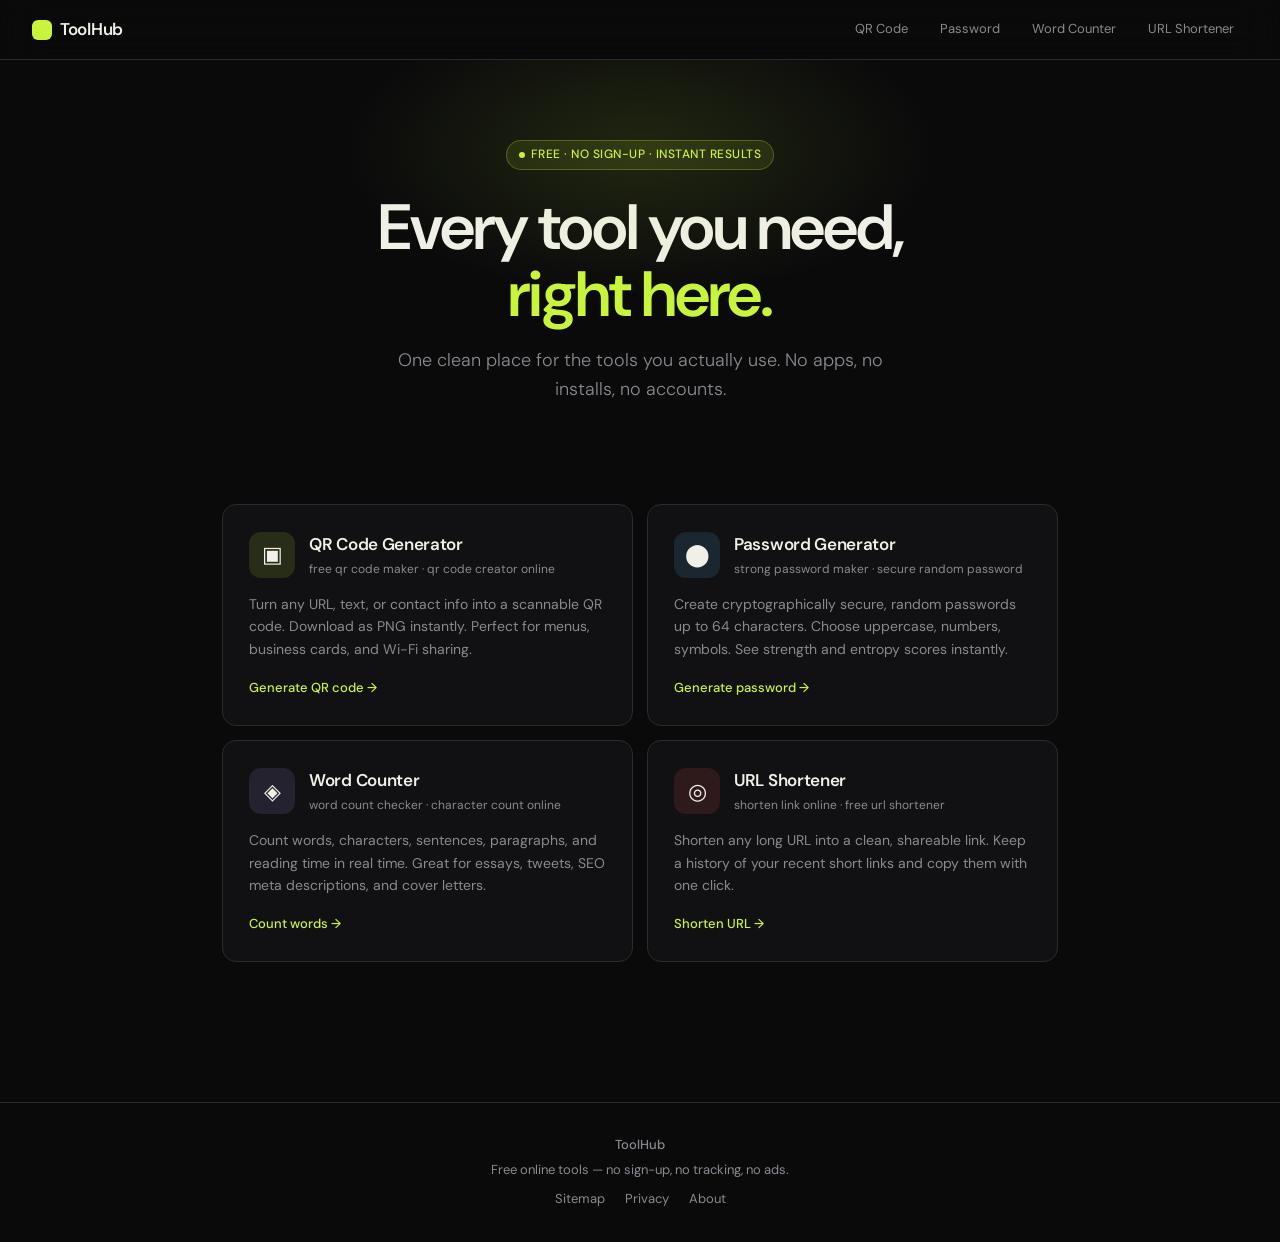
<file: index.html>
<!DOCTYPE html>

<html lang="en">
<head>
  <script async src="https://pagead2.googlesyndication.com/pagead/js/adsbygoogle.js?client=ca-pub-6178339024411672"
     crossorigin="anonymous"></script>
  <meta charset="UTF-8">
  <meta name="google-site-verification" content="bKJ-PLDgPRrUE4qR9bIGJqrz6k3P1w8HwG8dezbyop4" />
  <meta name="viewport" content="width=device-width, initial-scale=1.0">
  <title>ToolHub — Free Online Tools: QR Code, Password, Word Counter & URL Shortener</title>
  <meta name="description" content="ToolHub is your one-stop for free online tools. Generate QR codes, create strong passwords, count words, and shorten URLs — instantly, no sign-up needed.">
  <meta name="keywords" content="free online tools, qr code generator, password generator, word counter, url shortener, online utilities">
  <meta property="og:title" content="ToolHub — Free Online Tools">
  <meta property="og:description" content="One clean place for the tools you actually use. Free, fast, no sign-up.">
  <meta property="og:type" content="website">
  <meta property="og:url" content="https://atoolhub.netlify.app">
  <link rel="canonical" href="https://atoolhub.netlify.app">
  <link rel="preconnect" href="https://fonts.googleapis.com">
  <link rel="preconnect" href="https://fonts.gstatic.com" crossorigin>
  <link href="https://fonts.googleapis.com/css2?family=DM+Sans:opsz,wght@9..40,300;9..40,400;9..40,500;9..40,600&family=DM+Mono:wght@400;500&display=swap" rel="stylesheet">
  <link rel="stylesheet" href="style.css">
  <script type="application/ld+json">
  {
    "@context": "https://schema.org",
    "@type": "WebSite",
    "name": "ToolHub",
    "url": "https://atoolhub.netlify.app",
    "description": "Free online tools: QR Code Generator, Password Generator, Word Counter, URL Shortener",
    "potentialAction": {
      "@type": "SearchAction",
      "target": "https://atoolhub.netlify.app/search?q={search_term_string}",
      "query-input": "required name=search_term_string"
    }
  }
  </script>
</head>
<body>

<nav>
  <a href="index.html" class="nav-logo"><span class="logo-dot"></span> ToolHub</a>
  <div class="nav-links">
    <a href="qr-code-generator.html" class="nav-link">QR Code</a>
    <a href="password-generator.html" class="nav-link">Password</a>
    <a href="word-counter.html" class="nav-link">Word Counter</a>
    <a href="url-shortener.html" class="nav-link">URL Shortener</a>
  </div>
</nav>

<section class="hero">
  <div class="hero-label"><span></span> Free · No sign-up · Instant results</div>
  <h1>Every tool you need,<br><em>right here.</em></h1>
  <p class="hero-sub">One clean place for the tools you actually use. No apps, no installs, no accounts.</p>
</section>

<main>
  <div class="tools-grid">

    <a href="qr-code-generator.html" class="grid-card">
      <div class="grid-card-top">
        <div class="grid-card-icon" style="background:rgba(200,245,60,0.12)">▣</div>
        <div>
          <div class="grid-card-name">QR Code Generator</div>
          <div class="grid-card-kw">free qr code maker · qr code creator online</div>
        </div>
      </div>
      <p class="grid-card-desc">Turn any URL, text, or contact info into a scannable QR code. Download as PNG instantly. Perfect for menus, business cards, and Wi-Fi sharing.</p>
      <span class="grid-card-cta">Generate QR code →</span>
    </a>

    <a href="password-generator.html" class="grid-card">
      <div class="grid-card-top">
        <div class="grid-card-icon" style="background:rgba(95,184,255,0.12)">⬤</div>
        <div>
          <div class="grid-card-name">Password Generator</div>
          <div class="grid-card-kw">strong password maker · secure random password</div>
        </div>
      </div>
      <p class="grid-card-desc">Create cryptographically secure, random passwords up to 64 characters. Choose uppercase, numbers, symbols. See strength and entropy scores instantly.</p>
      <span class="grid-card-cta">Generate password →</span>
    </a>

    <a href="word-counter.html" class="grid-card">
      <div class="grid-card-top">
        <div class="grid-card-icon" style="background:rgba(183,159,255,0.12)">◈</div>
        <div>
          <div class="grid-card-name">Word Counter</div>
          <div class="grid-card-kw">word count checker · character count online</div>
        </div>
      </div>
      <p class="grid-card-desc">Count words, characters, sentences, paragraphs, and reading time in real time. Great for essays, tweets, SEO meta descriptions, and cover letters.</p>
      <span class="grid-card-cta">Count words →</span>
    </a>

    <a href="url-shortener.html" class="grid-card">
      <div class="grid-card-top">
        <div class="grid-card-icon" style="background:rgba(255,95,87,0.12)">◎</div>
        <div>
          <div class="grid-card-name">URL Shortener</div>
          <div class="grid-card-kw">shorten link online · free url shortener</div>
        </div>
      </div>
      <p class="grid-card-desc">Shorten any long URL into a clean, shareable link. Keep a history of your recent short links and copy them with one click.</p>
      <span class="grid-card-cta">Shorten URL →</span>
    </a>

  </div>
</main>

<footer>
  <div style="font-weight:500;margin-bottom:4px">ToolHub</div>
  <div>Free online tools — no sign-up, no tracking, no ads.</div>
  <div class="footer-links">
    <a href="sitemap.xml">Sitemap</a>
    <a href="#">Privacy</a>
    <a href="#">About</a>
  </div>
</footer>

</body>
</html>
</file>
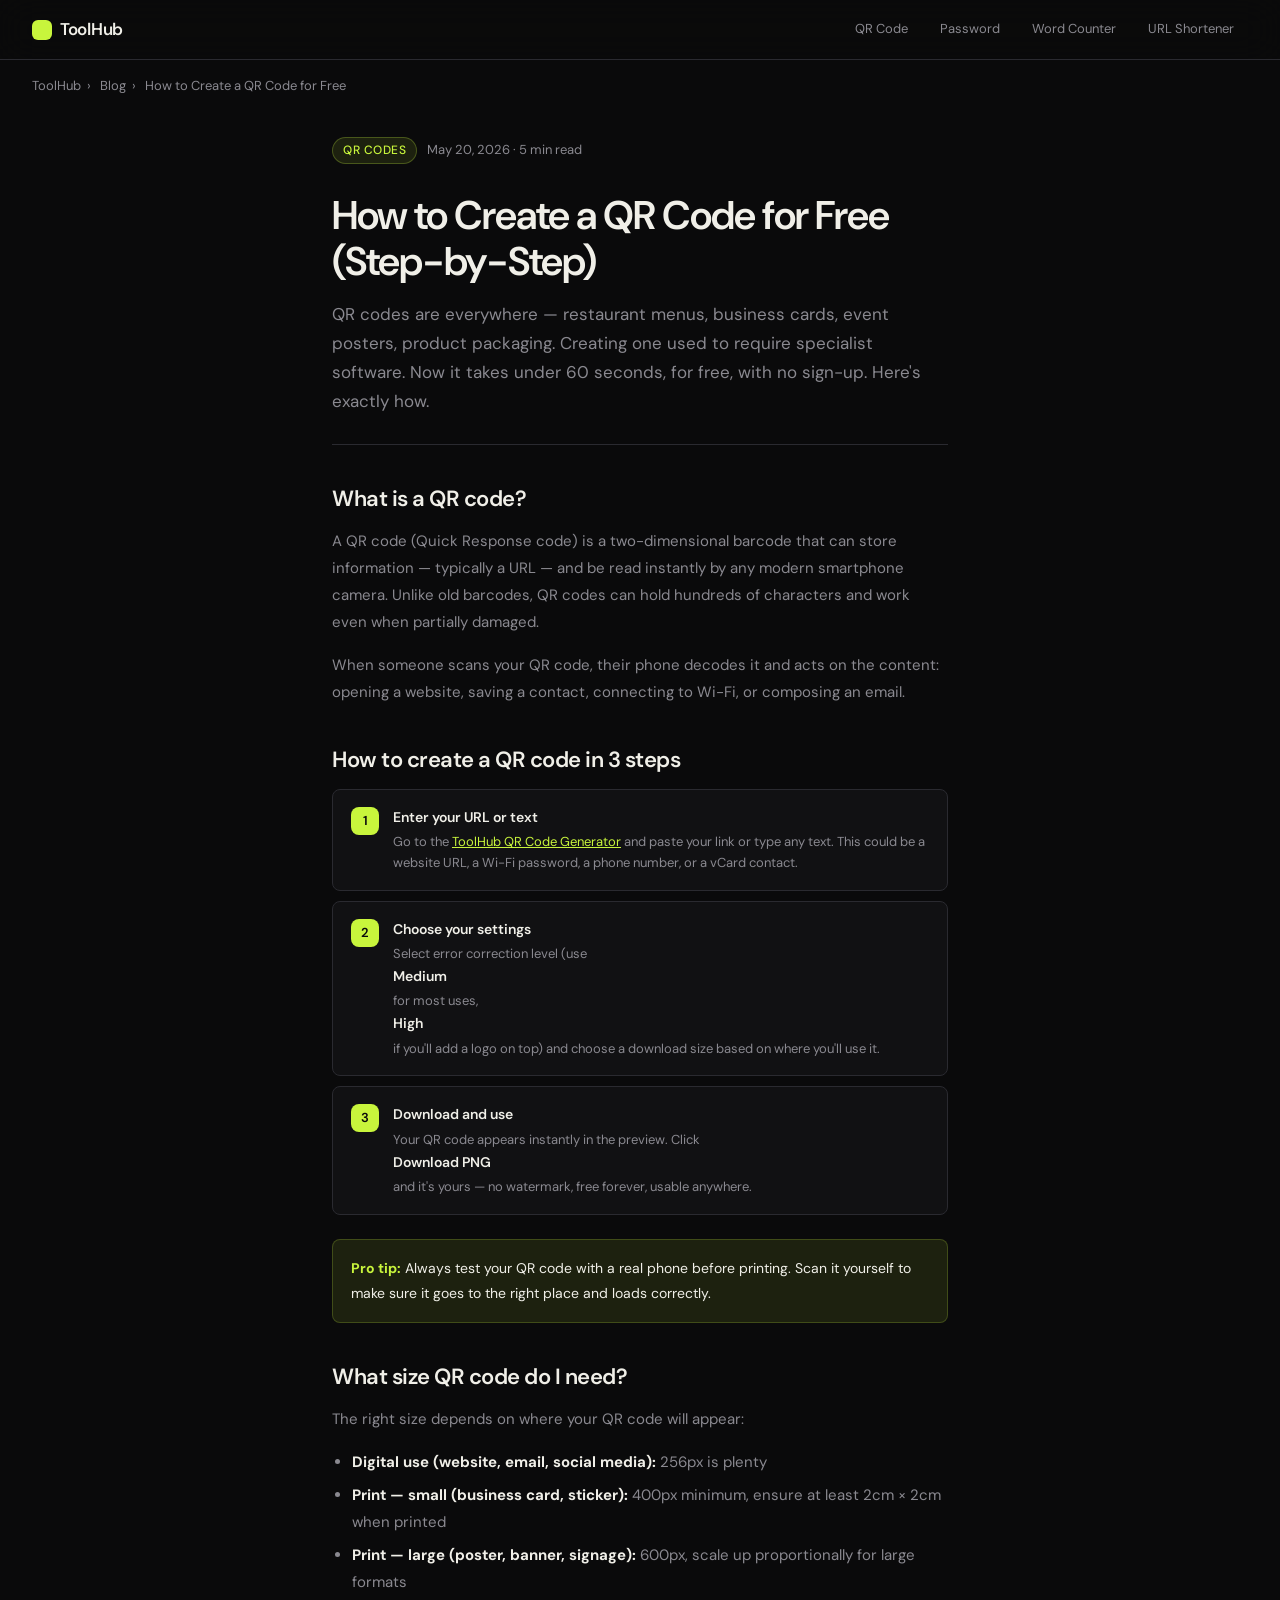
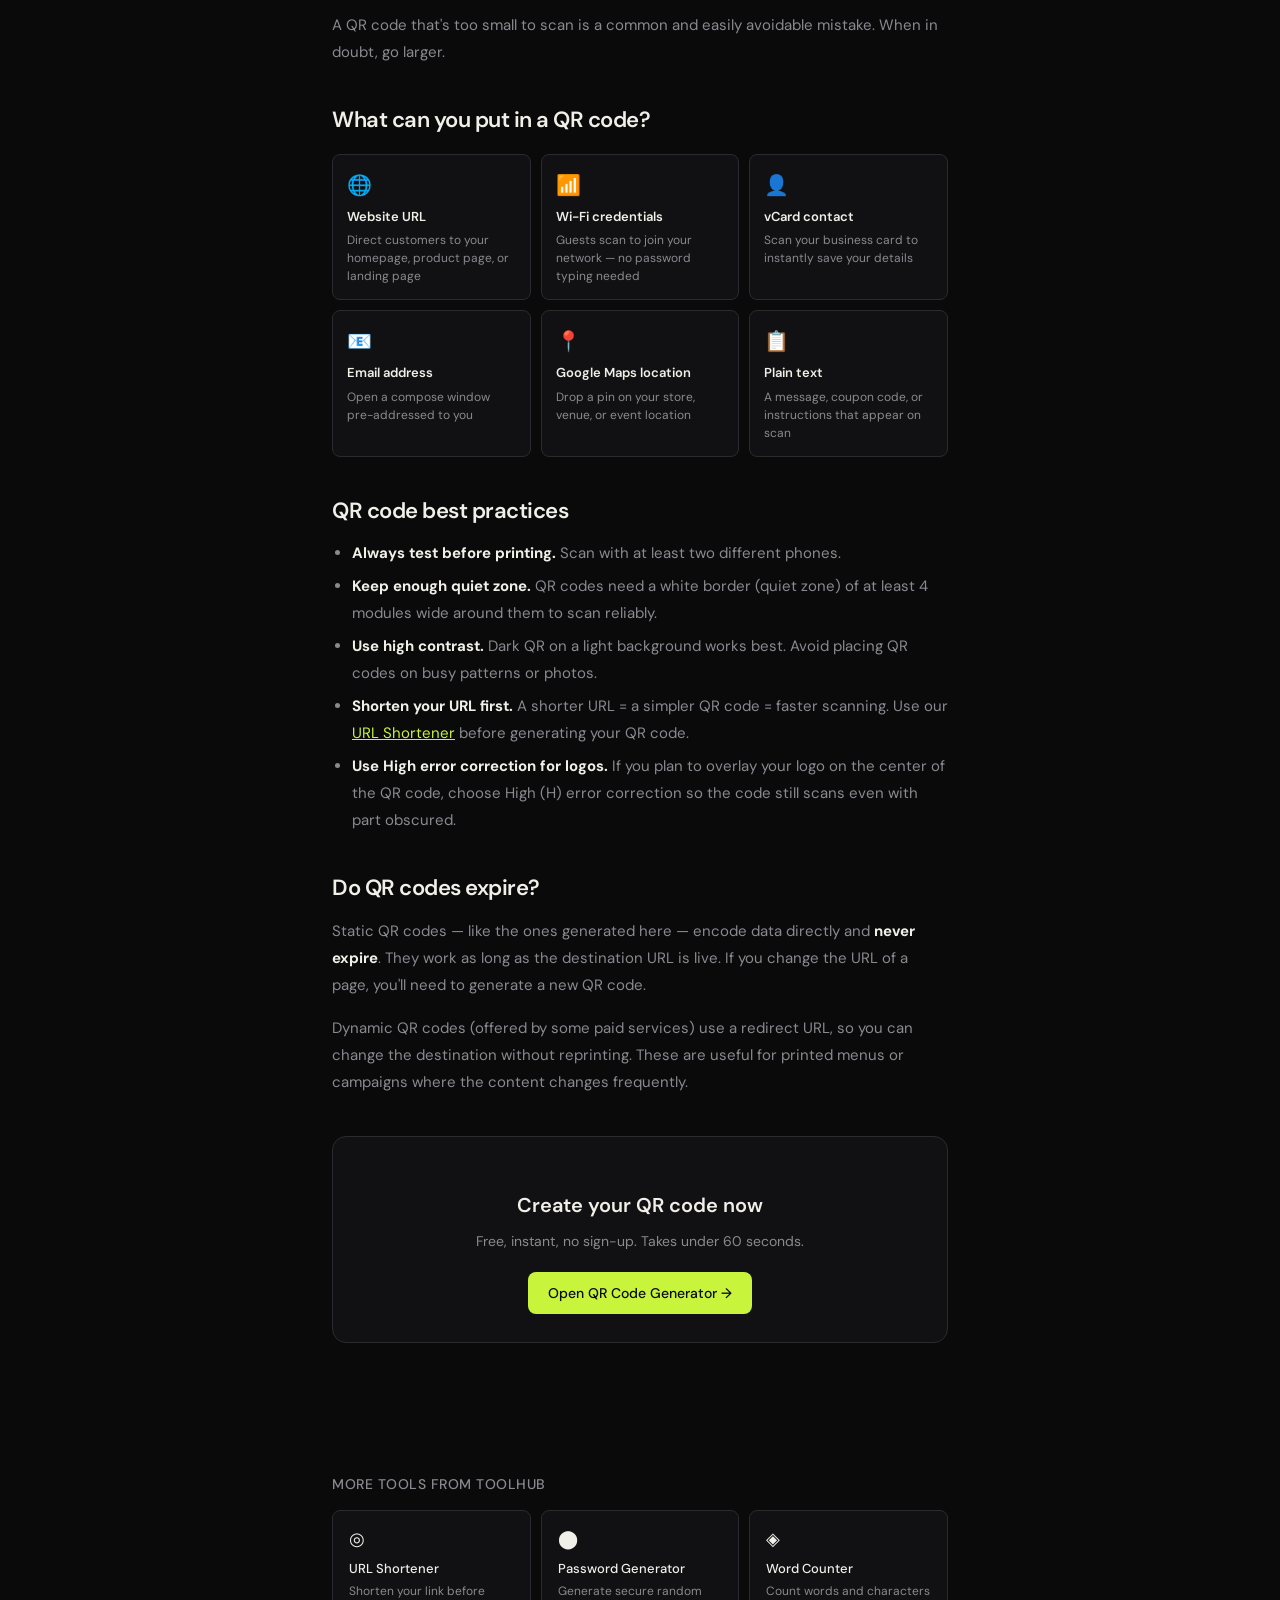
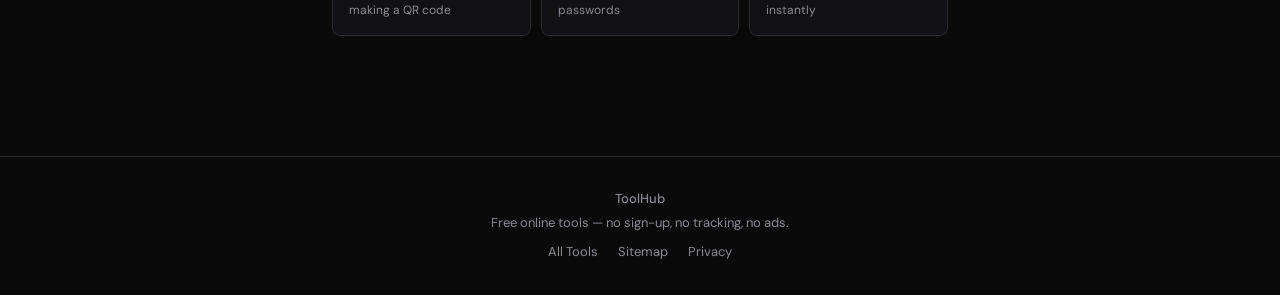
<file: how-to-create-qr-code.html>
<!DOCTYPE html>
<html lang="en">
<head>
  <script async src="https://pagead2.googlesyndication.com/pagead/js/adsbygoogle.js?client=ca-pub-6178339024411672"
     crossorigin="anonymous"></script>
  <meta charset="UTF-8">
  <meta name="viewport" content="width=device-width, initial-scale=1.0">
  <title>How to Create a QR Code for Free (Step-by-Step) | ToolHub Blog</title>
  <meta name="description" content="Learn how to create a QR code for free in under 60 seconds. Step-by-step guide for websites, menus, business cards, Wi-Fi, and more. No sign-up needed.">
  <meta name="keywords" content="how to create a qr code, make qr code free, qr code for website, qr code for business card, qr code for menu, qr code generator guide">
  <meta property="og:title" content="How to Create a QR Code for Free (Step-by-Step)">
  <meta property="og:description" content="Step-by-step guide to creating a free QR code for any purpose. Takes under 60 seconds.">
  <meta property="og:type" content="article">
  <meta property="og:url" content="https://atoolhub.netlify.app/how-to-create-qr-code">
  <link rel="canonical" href="https://atoolhub.netlify.app/how-to-create-qr-code">
  <link rel="preconnect" href="https://fonts.googleapis.com">
  <link rel="preconnect" href="https://fonts.gstatic.com" crossorigin>
  <link href="https://fonts.googleapis.com/css2?family=DM+Sans:opsz,wght@9..40,300;9..40,400;9..40,500;9..40,600&family=DM+Mono:wght@400;500&display=swap" rel="stylesheet">
  <link rel="stylesheet" href="style.css">
  <script type="application/ld+json">
  {
    "@context": "https://schema.org",
    "@type": "Article",
    "headline": "How to Create a QR Code for Free (Step-by-Step)",
    "description": "A complete guide to creating free QR codes for websites, menus, business cards, and more.",
    "author": { "@type": "Organization", "name": "ToolHub" },
    "publisher": { "@type": "Organization", "name": "ToolHub", "url": "https://atoolhub.netlify.app" },
    "datePublished": "2026-05-20",
    "dateModified": "2026-05-20",
    "url": "https://atoolhub.netlify.app/how-to-create-qr-code"
  }
  </script>
  <style>
    .blog-wrap { max-width: 680px; margin: 0 auto; padding: 40px 2rem 80px; }
    .blog-meta { display: flex; align-items: center; gap: 10px; margin-bottom: 28px; flex-wrap: wrap; }
    .blog-tag { background: var(--accent-dim); color: var(--accent); border: 1px solid rgba(200,245,60,0.25); border-radius: 99px; padding: 3px 10px; font-size: 12px; font-weight: 500; text-transform: uppercase; letter-spacing: 0.5px; }
    .blog-date { font-size: 13px; color: var(--muted); }
    .blog-h1 { font-size: clamp(26px, 4vw, 40px); font-weight: 600; letter-spacing: -1px; line-height: 1.15; margin-bottom: 16px; }
    .blog-intro { font-size: 17px; color: var(--muted); line-height: 1.7; margin-bottom: 36px; border-bottom: 1px solid var(--border); padding-bottom: 28px; }
    .blog-body h2 { font-size: 22px; font-weight: 600; letter-spacing: -0.5px; margin: 36px 0 12px; }
    .blog-body h3 { font-size: 17px; font-weight: 600; margin: 24px 0 10px; }
    .blog-body p { font-size: 15px; color: var(--muted); line-height: 1.8; margin-bottom: 16px; }
    .blog-body strong { color: var(--text); }
    .blog-body ul, .blog-body ol { padding-left: 20px; margin-bottom: 16px; }
    .blog-body li { font-size: 15px; color: var(--muted); line-height: 1.8; margin-bottom: 6px; }
    .blog-body li strong { color: var(--text); }
    .callout { background: var(--accent-dim); border: 1px solid rgba(200,245,60,0.2); border-radius: var(--radius-sm); padding: 16px 18px; margin: 24px 0; }
    .callout p { color: var(--text) !important; margin: 0 !important; font-size: 14px !important; }
    .callout p strong { color: var(--accent); }
    .step-block { background: var(--surface); border: 1px solid var(--border); border-radius: var(--radius-sm); padding: 16px 18px; margin-bottom: 10px; display: flex; gap: 14px; align-items: flex-start; }
    .step-num { width: 28px; height: 28px; border-radius: 8px; background: var(--accent); color: #0a0a0b; font-size: 13px; font-weight: 600; display: flex; align-items: center; justify-content: center; flex-shrink: 0; margin-top: 1px; }
    .step-content strong { font-size: 14px; font-weight: 600; display: block; margin-bottom: 4px; color: var(--text); }
    .step-content p { font-size: 13px; color: var(--muted); margin: 0; line-height: 1.6; }
    .use-case-grid { display: grid; grid-template-columns: repeat(auto-fit, minmax(180px,1fr)); gap: 10px; margin: 16px 0; }
    .use-case { background: var(--surface); border: 1px solid var(--border); border-radius: var(--radius-sm); padding: 14px; }
    .use-case-icon { font-size: 20px; margin-bottom: 6px; }
    .use-case-title { font-size: 13px; font-weight: 600; margin-bottom: 4px; color: var(--text); }
    .use-case-desc { font-size: 12px; color: var(--muted); line-height: 1.5; }
    .cta-block { background: var(--surface); border: 1px solid var(--border); border-radius: var(--radius); padding: 28px; text-align: center; margin-top: 40px; }
    .cta-block h3 { font-size: 20px; font-weight: 600; margin-bottom: 8px; }
    .cta-block p { font-size: 14px; color: var(--muted); margin-bottom: 18px; }
    @media(max-width:640px){ .blog-wrap{padding:24px 1rem 60px;} }
  </style>
</head>
<body>

<nav>
  <a href="index.html" class="nav-logo"><span class="logo-dot"></span> ToolHub</a>
  <div class="nav-links">
    <a href="qr-code-generator.html" class="nav-link">QR Code</a>
    <a href="password-generator.html" class="nav-link">Password</a>
    <a href="word-counter.html" class="nav-link">Word Counter</a>
    <a href="url-shortener.html" class="nav-link">URL Shortener</a>
  </div>
</nav>

<div class="breadcrumb">
  <a href="index.html">ToolHub</a><span>›</span>
  <a href="#">Blog</a><span>›</span> How to Create a QR Code for Free
</div>

<article class="blog-wrap">
  <div class="blog-meta">
    <span class="blog-tag">QR Codes</span>
    <span class="blog-date">May 20, 2026 · 5 min read</span>
  </div>

  <h1 class="blog-h1">How to Create a QR Code for Free (Step-by-Step)</h1>
  <p class="blog-intro">QR codes are everywhere — restaurant menus, business cards, event posters, product packaging. Creating one used to require specialist software. Now it takes under 60 seconds, for free, with no sign-up. Here's exactly how.</p>

  <div class="blog-body">

    <h2>What is a QR code?</h2>
    <p>A QR code (Quick Response code) is a two-dimensional barcode that can store information — typically a URL — and be read instantly by any modern smartphone camera. Unlike old barcodes, QR codes can hold hundreds of characters and work even when partially damaged.</p>
    <p>When someone scans your QR code, their phone decodes it and acts on the content: opening a website, saving a contact, connecting to Wi-Fi, or composing an email.</p>

    <h2>How to create a QR code in 3 steps</h2>

    <div class="step-block">
      <div class="step-num">1</div>
      <div class="step-content">
        <strong>Enter your URL or text</strong>
        <p>Go to the <a href="qr-code-generator.html" style="color:var(--accent)">ToolHub QR Code Generator</a> and paste your link or type any text. This could be a website URL, a Wi-Fi password, a phone number, or a vCard contact.</p>
      </div>
    </div>
    <div class="step-block">
      <div class="step-num">2</div>
      <div class="step-content">
        <strong>Choose your settings</strong>
        <p>Select error correction level (use <strong>Medium</strong> for most uses, <strong>High</strong> if you'll add a logo on top) and choose a download size based on where you'll use it.</p>
      </div>
    </div>
    <div class="step-block">
      <div class="step-num">3</div>
      <div class="step-content">
        <strong>Download and use</strong>
        <p>Your QR code appears instantly in the preview. Click <strong>Download PNG</strong> and it's yours — no watermark, free forever, usable anywhere.</p>
      </div>
    </div>

    <div class="callout">
      <p><strong>Pro tip:</strong> Always test your QR code with a real phone before printing. Scan it yourself to make sure it goes to the right place and loads correctly.</p>
    </div>

    <h2>What size QR code do I need?</h2>
    <p>The right size depends on where your QR code will appear:</p>
    <ul>
      <li><strong>Digital use (website, email, social media):</strong> 256px is plenty</li>
      <li><strong>Print — small (business card, sticker):</strong> 400px minimum, ensure at least 2cm × 2cm when printed</li>
      <li><strong>Print — large (poster, banner, signage):</strong> 600px, scale up proportionally for large formats</li>
    </ul>
    <p>A QR code that's too small to scan is a common and easily avoidable mistake. When in doubt, go larger.</p>

    <h2>What can you put in a QR code?</h2>
    <div class="use-case-grid">
      <div class="use-case">
        <div class="use-case-icon">🌐</div>
        <div class="use-case-title">Website URL</div>
        <div class="use-case-desc">Direct customers to your homepage, product page, or landing page</div>
      </div>
      <div class="use-case">
        <div class="use-case-icon">📶</div>
        <div class="use-case-title">Wi-Fi credentials</div>
        <div class="use-case-desc">Guests scan to join your network — no password typing needed</div>
      </div>
      <div class="use-case">
        <div class="use-case-icon">👤</div>
        <div class="use-case-title">vCard contact</div>
        <div class="use-case-desc">Scan your business card to instantly save your details</div>
      </div>
      <div class="use-case">
        <div class="use-case-icon">📧</div>
        <div class="use-case-title">Email address</div>
        <div class="use-case-desc">Open a compose window pre-addressed to you</div>
      </div>
      <div class="use-case">
        <div class="use-case-icon">📍</div>
        <div class="use-case-title">Google Maps location</div>
        <div class="use-case-desc">Drop a pin on your store, venue, or event location</div>
      </div>
      <div class="use-case">
        <div class="use-case-icon">📋</div>
        <div class="use-case-title">Plain text</div>
        <div class="use-case-desc">A message, coupon code, or instructions that appear on scan</div>
      </div>
    </div>

    <h2>QR code best practices</h2>
    <ul>
      <li><strong>Always test before printing.</strong> Scan with at least two different phones.</li>
      <li><strong>Keep enough quiet zone.</strong> QR codes need a white border (quiet zone) of at least 4 modules wide around them to scan reliably.</li>
      <li><strong>Use high contrast.</strong> Dark QR on a light background works best. Avoid placing QR codes on busy patterns or photos.</li>
      <li><strong>Shorten your URL first.</strong> A shorter URL = a simpler QR code = faster scanning. Use our <a href="url-shortener.html" style="color:var(--accent)">URL Shortener</a> before generating your QR code.</li>
      <li><strong>Use High error correction for logos.</strong> If you plan to overlay your logo on the center of the QR code, choose High (H) error correction so the code still scans even with part obscured.</li>
    </ul>

    <h2>Do QR codes expire?</h2>
    <p>Static QR codes — like the ones generated here — encode data directly and <strong>never expire</strong>. They work as long as the destination URL is live. If you change the URL of a page, you'll need to generate a new QR code.</p>
    <p>Dynamic QR codes (offered by some paid services) use a redirect URL, so you can change the destination without reprinting. These are useful for printed menus or campaigns where the content changes frequently.</p>

    <div class="cta-block">
      <h3>Create your QR code now</h3>
      <p>Free, instant, no sign-up. Takes under 60 seconds.</p>
      <a href="qr-code-generator.html" class="btn btn-primary">Open QR Code Generator →</a>
    </div>

  </div>
</article>

<div class="related" style="max-width:680px">
  <div class="related-title">More tools from ToolHub</div>
  <div class="related-grid">
    <a href="url-shortener.html" class="related-card">
      <div class="related-card-icon">◎</div>
      <div class="related-card-name">URL Shortener</div>
      <div class="related-card-desc">Shorten your link before making a QR code</div>
    </a>
    <a href="password-generator.html" class="related-card">
      <div class="related-card-icon">⬤</div>
      <div class="related-card-name">Password Generator</div>
      <div class="related-card-desc">Generate secure random passwords</div>
    </a>
    <a href="word-counter.html" class="related-card">
      <div class="related-card-icon">◈</div>
      <div class="related-card-name">Word Counter</div>
      <div class="related-card-desc">Count words and characters instantly</div>
    </a>
  </div>
</div>

<footer>
  <div style="font-weight:500;margin-bottom:4px">ToolHub</div>
  <div>Free online tools — no sign-up, no tracking, no ads.</div>
  <div class="footer-links">
    <a href="index.html">All Tools</a>
    <a href="sitemap.xml">Sitemap</a>
    <a href="#">Privacy</a>
  </div>
</footer>

</body>
</html>
</file>
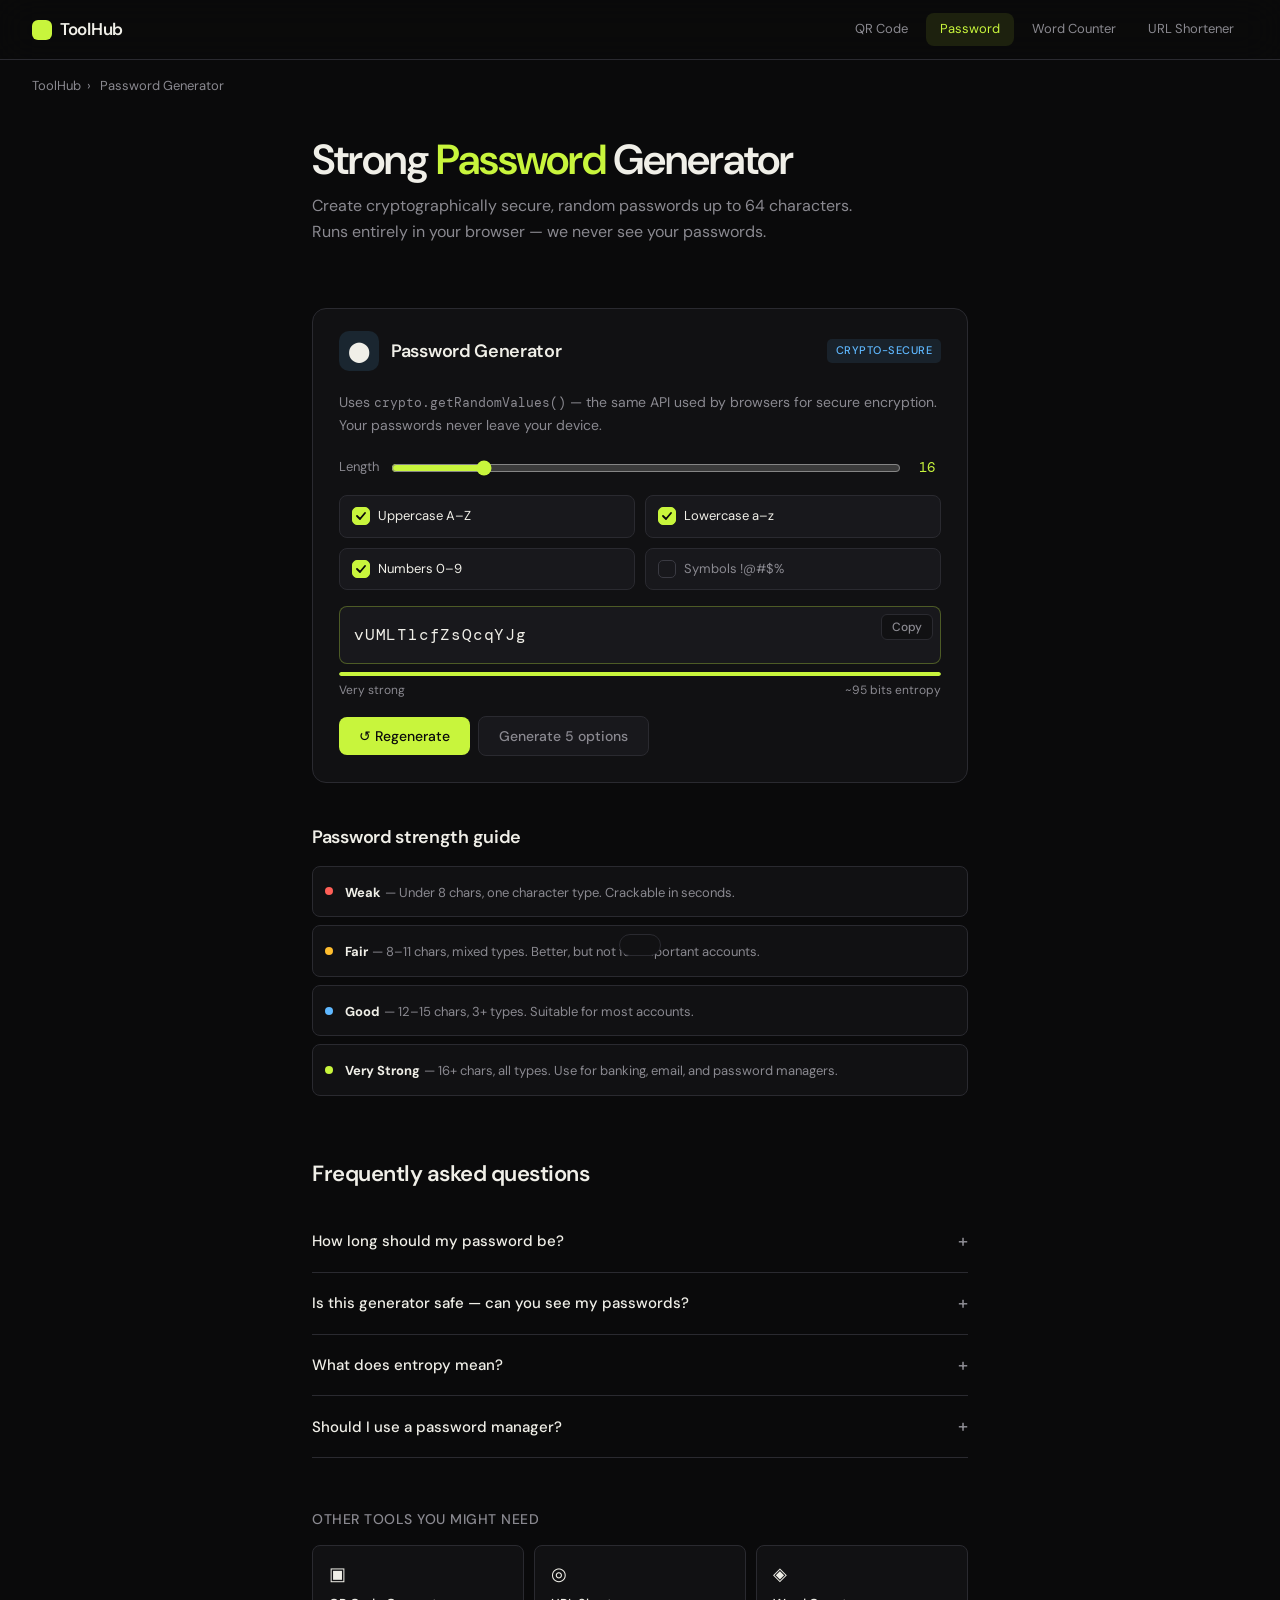
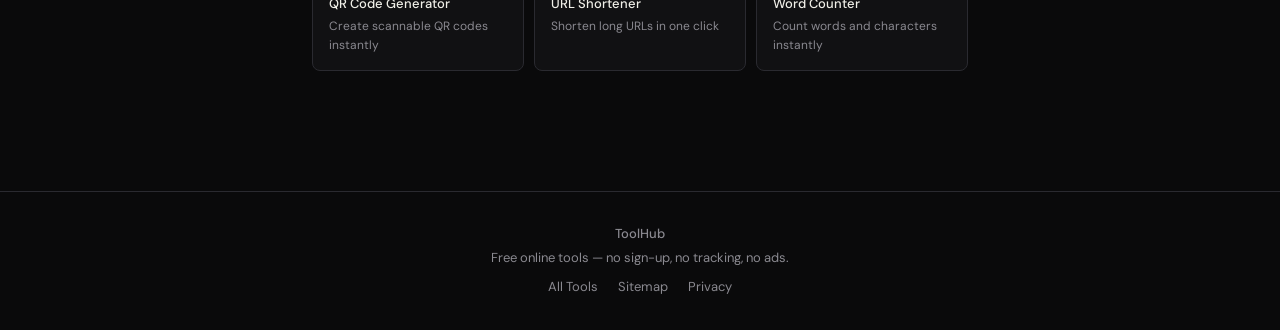
<file: password-generator.html>
<!DOCTYPE html>
<html lang="en">
<head>
  <script async src="https://pagead2.googlesyndication.com/pagead/js/adsbygoogle.js?client=ca-pub-6178339024411672"
     crossorigin="anonymous"></script>
  <meta charset="UTF-8">
  <meta name="viewport" content="width=device-width, initial-scale=1.0">
  <title>Free Strong Password Generator — Secure Random Passwords | ToolHub</title>
  <meta name="description" content="Generate a strong, random password instantly. Choose length up to 64 characters, uppercase, numbers, and symbols. Free, secure, runs entirely in your browser.">
  <meta name="keywords" content="strong password generator, random password maker, secure password tool, password creator, generate password online, complex password generator">
  <meta property="og:title" content="Free Strong Password Generator — ToolHub">
  <meta property="og:description" content="Create cryptographically secure passwords instantly. Free, no sign-up.">
  <meta property="og:type" content="website">
  <meta property="og:url" content="https://atoolhub.netlify.app/password-generator">
  <link rel="canonical" href="https://atoolhub.netlify.app/password-generator">
  <link rel="preconnect" href="https://fonts.googleapis.com">
  <link rel="preconnect" href="https://fonts.gstatic.com" crossorigin>
  <link href="https://fonts.googleapis.com/css2?family=DM+Sans:opsz,wght@9..40,300;9..40,400;9..40,500;9..40,600&family=DM+Mono:wght@400;500&display=swap" rel="stylesheet">
  <link rel="stylesheet" href="style.css">
  <script type="application/ld+json">
  {
    "@context": "https://schema.org",
    "@type": "WebApplication",
    "name": "Strong Password Generator",
    "url": "https://atoolhub.netlify.app/password-generator",
    "description": "Generate cryptographically secure, random passwords up to 64 characters. Choose uppercase, lowercase, numbers, and symbols.",
    "applicationCategory": "SecurityApplication",
    "offers": { "@type": "Offer", "price": "0", "priceCurrency": "USD" }
  }
  </script>
  <script type="application/ld+json">
  {
    "@context": "https://schema.org",
    "@type": "FAQPage",
    "mainEntity": [
      {
        "@type": "Question",
        "name": "How long should my password be?",
        "acceptedAnswer": { "@type": "Answer", "text": "Security experts recommend at least 12 characters for most accounts, and 16+ for sensitive accounts like banking or email. Longer is always better — a 20-character password is exponentially harder to crack than a 12-character one." }
      },
      {
        "@type": "Question",
        "name": "Is this password generator safe to use?",
        "acceptedAnswer": { "@type": "Answer", "text": "Yes. This tool uses the Web Crypto API (crypto.getRandomValues) which runs entirely in your browser. Your generated passwords are never sent to any server — we physically cannot see them." }
      },
      {
        "@type": "Question",
        "name": "What does entropy mean for passwords?",
        "acceptedAnswer": { "@type": "Answer", "text": "Entropy measures how unpredictable a password is, in bits. A password with 60+ bits of entropy is considered strong. 80+ bits is very strong and essentially uncrackable by brute force with current technology." }
      }
    ]
  }
  </script>
</head>
<body>

<nav>
  <a href="index.html" class="nav-logo"><span class="logo-dot"></span> ToolHub</a>
  <div class="nav-links">
    <a href="qr-code-generator.html" class="nav-link">QR Code</a>
    <a href="password-generator.html" class="nav-link active">Password</a>
    <a href="word-counter.html" class="nav-link">Word Counter</a>
    <a href="url-shortener.html" class="nav-link">URL Shortener</a>
  </div>
</nav>

<div class="breadcrumb">
  <a href="index.html">ToolHub</a><span>›</span> Password Generator
</div>

<div class="page-hero">
  <h1>Strong <em>Password</em> Generator</h1>
  <p>Create cryptographically secure, random passwords up to 64 characters. Runs entirely in your browser — we never see your passwords.</p>
</div>

<main class="tool-page">
  <div class="tool-card">
    <div class="tool-card-header">
      <div class="tool-card-title">
        <div class="tool-icon" style="background:rgba(95,184,255,0.12)">⬤</div>
        <div class="tool-name">Password Generator</div>
      </div>
      <span class="tag" style="background:rgba(95,184,255,0.1);color:var(--blue)">Crypto-secure</span>
    </div>
    <div class="tool-body">
      <p class="tool-desc">Uses <code style="font-family:var(--mono);font-size:13px;color:var(--muted)">crypto.getRandomValues()</code> — the same API used by browsers for secure encryption. Your passwords never leave your device.</p>

      <div class="length-row">
        <label style="font-size:13px;color:var(--muted);white-space:nowrap">Length</label>
        <input type="range" id="pw-length" min="6" max="64" value="16" oninput="updateLength(this.value); generatePassword()">
        <span class="length-val" id="pw-length-val">16</span>
      </div>

      <div class="pw-options">
        <label class="checkbox-item">
          <input type="checkbox" id="pw-upper" checked onchange="generatePassword()">
          <span class="checkmark"><svg width="10" height="8" viewBox="0 0 10 8" fill="none"><path d="M1 4l3 3 5-6" stroke="#0a0a0b" stroke-width="1.8" stroke-linecap="round" stroke-linejoin="round"/></svg></span>
          <span class="checkbox-label">Uppercase A–Z</span>
        </label>
        <label class="checkbox-item">
          <input type="checkbox" id="pw-lower" checked onchange="generatePassword()">
          <span class="checkmark"><svg width="10" height="8" viewBox="0 0 10 8" fill="none"><path d="M1 4l3 3 5-6" stroke="#0a0a0b" stroke-width="1.8" stroke-linecap="round" stroke-linejoin="round"/></svg></span>
          <span class="checkbox-label">Lowercase a–z</span>
        </label>
        <label class="checkbox-item">
          <input type="checkbox" id="pw-num" checked onchange="generatePassword()">
          <span class="checkmark"><svg width="10" height="8" viewBox="0 0 10 8" fill="none"><path d="M1 4l3 3 5-6" stroke="#0a0a0b" stroke-width="1.8" stroke-linecap="round" stroke-linejoin="round"/></svg></span>
          <span class="checkbox-label">Numbers 0–9</span>
        </label>
        <label class="checkbox-item">
          <input type="checkbox" id="pw-sym" onchange="generatePassword()">
          <span class="checkmark"><svg width="10" height="8" viewBox="0 0 10 8" fill="none"><path d="M1 4l3 3 5-6" stroke="#0a0a0b" stroke-width="1.8" stroke-linecap="round" stroke-linejoin="round"/></svg></span>
          <span class="checkbox-label">Symbols !@#$%</span>
        </label>
      </div>

      <div style="position:relative">
        <div class="output-box live" id="pw-output" style="font-size:16px;padding-right:70px;letter-spacing:0.8px;min-height:52px">—</div>
        <button class="copy-btn" id="pw-copy-btn" onclick="copyPW()">Copy</button>
      </div>

      <div class="strength-bar"><div class="strength-fill" id="pw-strength" style="width:0%;background:var(--accent)"></div></div>
      <div style="display:flex;justify-content:space-between;margin-top:5px">
        <span style="font-size:12px;color:var(--muted)" id="pw-strength-label">—</span>
        <span style="font-size:12px;color:var(--muted)" id="pw-entropy">—</span>
      </div>

      <div class="btn-row" style="margin-top:16px">
        <button class="btn btn-primary" onclick="generatePassword()">↺ Regenerate</button>
        <button class="btn btn-ghost" onclick="generateMultiple()">Generate 5 options</button>
      </div>

      <div id="pw-multiple" style="display:none;margin-top:16px">
        <label class="field-label">5 Alternatives — click to copy</label>
        <div id="pw-multi-list"></div>
      </div>
    </div>
  </div>

  <section style="margin-top:40px">
    <h2 style="font-size:18px;font-weight:600;margin-bottom:14px;letter-spacing:-0.3px">Password strength guide</h2>
    <div style="display:grid;gap:8px">
      <div style="display:flex;align-items:center;gap:12px;padding:12px;background:var(--surface);border:1px solid var(--border);border-radius:var(--radius-sm)">
        <div style="width:8px;height:8px;border-radius:50%;background:#ff5f57;flex-shrink:0"></div>
        <div><strong style="font-size:13px">Weak</strong> <span style="font-size:13px;color:var(--muted)">— Under 8 chars, one character type. Crackable in seconds.</span></div>
      </div>
      <div style="display:flex;align-items:center;gap:12px;padding:12px;background:var(--surface);border:1px solid var(--border);border-radius:var(--radius-sm)">
        <div style="width:8px;height:8px;border-radius:50%;background:#ffbd2e;flex-shrink:0"></div>
        <div><strong style="font-size:13px">Fair</strong> <span style="font-size:13px;color:var(--muted)">— 8–11 chars, mixed types. Better, but not for important accounts.</span></div>
      </div>
      <div style="display:flex;align-items:center;gap:12px;padding:12px;background:var(--surface);border:1px solid var(--border);border-radius:var(--radius-sm)">
        <div style="width:8px;height:8px;border-radius:50%;background:#5fb8ff;flex-shrink:0"></div>
        <div><strong style="font-size:13px">Good</strong> <span style="font-size:13px;color:var(--muted)">— 12–15 chars, 3+ types. Suitable for most accounts.</span></div>
      </div>
      <div style="display:flex;align-items:center;gap:12px;padding:12px;background:var(--surface);border:1px solid var(--border);border-radius:var(--radius-sm)">
        <div style="width:8px;height:8px;border-radius:50%;background:#c8f53c;flex-shrink:0"></div>
        <div><strong style="font-size:13px">Very Strong</strong> <span style="font-size:13px;color:var(--muted)">— 16+ chars, all types. Use for banking, email, and password managers.</span></div>
      </div>
    </div>
  </section>
</main>

<section class="faq-section">
  <h2 class="faq-title">Frequently asked questions</h2>
  <div class="faq-item">
    <div class="faq-q" onclick="toggleFAQ(this)">How long should my password be? <span>+</span></div>
    <div class="faq-a">At least 12 characters for standard accounts, and 16+ for sensitive ones like banking or email. Longer is exponentially harder to crack — a 20-character password is millions of times stronger than a 12-character one.</div>
  </div>
  <div class="faq-item">
    <div class="faq-q" onclick="toggleFAQ(this)">Is this generator safe — can you see my passwords? <span>+</span></div>
    <div class="faq-a">No. This tool uses the Web Crypto API and runs entirely in your browser. Your generated passwords are never transmitted to any server. We physically cannot see them.</div>
  </div>
  <div class="faq-item">
    <div class="faq-q" onclick="toggleFAQ(this)">What does entropy mean? <span>+</span></div>
    <div class="faq-a">Entropy measures how unpredictable a password is, in bits. A password with 60+ bits is considered strong. Above 80 bits is essentially uncrackable by brute force with current computing technology.</div>
  </div>
  <div class="faq-item">
    <div class="faq-q" onclick="toggleFAQ(this)">Should I use a password manager? <span>+</span></div>
    <div class="faq-a">Yes — absolutely. A password manager (like Bitwarden, 1Password, or the one built into your browser) lets you use a unique, strong password for every site without having to memorise them. Generate your passwords here, then save them in your manager.</div>
  </div>
</section>

<div class="related">
  <div class="related-title">Other tools you might need</div>
  <div class="related-grid">
    <a href="qr-code-generator.html" class="related-card">
      <div class="related-card-icon">▣</div>
      <div class="related-card-name">QR Code Generator</div>
      <div class="related-card-desc">Create scannable QR codes instantly</div>
    </a>
    <a href="url-shortener.html" class="related-card">
      <div class="related-card-icon">◎</div>
      <div class="related-card-name">URL Shortener</div>
      <div class="related-card-desc">Shorten long URLs in one click</div>
    </a>
    <a href="word-counter.html" class="related-card">
      <div class="related-card-icon">◈</div>
      <div class="related-card-name">Word Counter</div>
      <div class="related-card-desc">Count words and characters instantly</div>
    </a>
  </div>
</div>

<footer>
  <div style="font-weight:500;margin-bottom:4px">ToolHub</div>
  <div>Free online tools — no sign-up, no tracking, no ads.</div>
  <div class="footer-links">
    <a href="index.html">All Tools</a>
    <a href="sitemap.xml">Sitemap</a>
    <a href="#">Privacy</a>
  </div>
</footer>

<div class="toast" id="toast"></div>

<script>
function showToast(msg) {
  const t = document.getElementById('toast');
  t.textContent = msg; t.classList.add('show');
  setTimeout(() => t.classList.remove('show'), 2000);
}
function updateLength(v) { document.getElementById('pw-length-val').textContent = v; }

function generatePassword() {
  const len = parseInt(document.getElementById('pw-length').value);
  const upper = document.getElementById('pw-upper').checked;
  const lower = document.getElementById('pw-lower').checked;
  const nums  = document.getElementById('pw-num').checked;
  const syms  = document.getElementById('pw-sym').checked;
  let chars = '';
  if (upper) chars += 'ABCDEFGHIJKLMNOPQRSTUVWXYZ';
  if (lower) chars += 'abcdefghijklmnopqrstuvwxyz';
  if (nums)  chars += '0123456789';
  if (syms)  chars += '!@#$%^&*()_+-=[]{}|;:,.<>?';
  if (!chars) { document.getElementById('pw-output').textContent = 'Select at least one option'; return; }
  const arr = new Uint32Array(len);
  crypto.getRandomValues(arr);
  const pw = Array.from(arr).map(n => chars[n % chars.length]).join('');
  document.getElementById('pw-output').textContent = pw;
  document.getElementById('pw-multiple').style.display = 'none';
  updateStrength(len, chars, upper, lower, nums, syms);
  return pw;
}

function updateStrength(len, chars, upper, lower, nums, syms) {
  let score = 0;
  if (len >= 12) score++;
  if (len >= 16) score++;
  if (upper && lower) score++;
  if (nums) score++;
  if (syms) score++;
  const entropy = Math.round(len * Math.log2(chars.length));
  const levels = [
    { label: 'Weak',        color: '#ff5f57', w: 20 },
    { label: 'Fair',        color: '#ffbd2e', w: 40 },
    { label: 'Good',        color: '#5fb8ff', w: 65 },
    { label: 'Strong',      color: '#a8d420', w: 85 },
    { label: 'Very strong', color: '#c8f53c', w: 100 }
  ];
  const lvl = levels[Math.min(score, 4)];
  document.getElementById('pw-strength').style.width = lvl.w + '%';
  document.getElementById('pw-strength').style.background = lvl.color;
  document.getElementById('pw-strength-label').textContent = lvl.label;
  document.getElementById('pw-entropy').textContent = `~${entropy} bits entropy`;
}

function generateMultiple() {
  const passwords = Array.from({length:5}, () => generatePassword());
  document.getElementById('pw-multiple').style.display = 'block';
  document.getElementById('pw-multi-list').innerHTML = passwords.map(pw => `
    <div onclick="copyRaw('${pw}', this)" style="cursor:pointer;padding:10px 12px;margin-bottom:6px;background:var(--surface2);border:1px solid var(--border);border-radius:var(--radius-sm);font-family:var(--mono);font-size:13px;letter-spacing:0.5px;transition:border-color .15s" onmouseover="this.style.borderColor='var(--accent)'" onmouseout="this.style.borderColor='var(--border)'">${pw}</div>
  `).join('');
}

function copyRaw(text, el) {
  navigator.clipboard.writeText(text).then(() => {
    el.style.borderColor = 'var(--accent)';
    el.style.color = 'var(--accent)';
    setTimeout(() => { el.style.borderColor = 'var(--border)'; el.style.color = 'var(--text)'; }, 1500);
    showToast('Password copied!');
  });
}

function copyPW() {
  const pw = document.getElementById('pw-output').textContent.trim();
  if (!pw || pw === '—') return;
  navigator.clipboard.writeText(pw).then(() => {
    const btn = document.getElementById('pw-copy-btn');
    btn.textContent = '✓ Copied'; btn.classList.add('copied');
    setTimeout(() => { btn.textContent = 'Copy'; btn.classList.remove('copied'); }, 1800);
    showToast('Password copied!');
  });
}

function toggleFAQ(el) { el.parentElement.classList.toggle('open'); }

generatePassword();
</script>
</body>
</html>
</file>
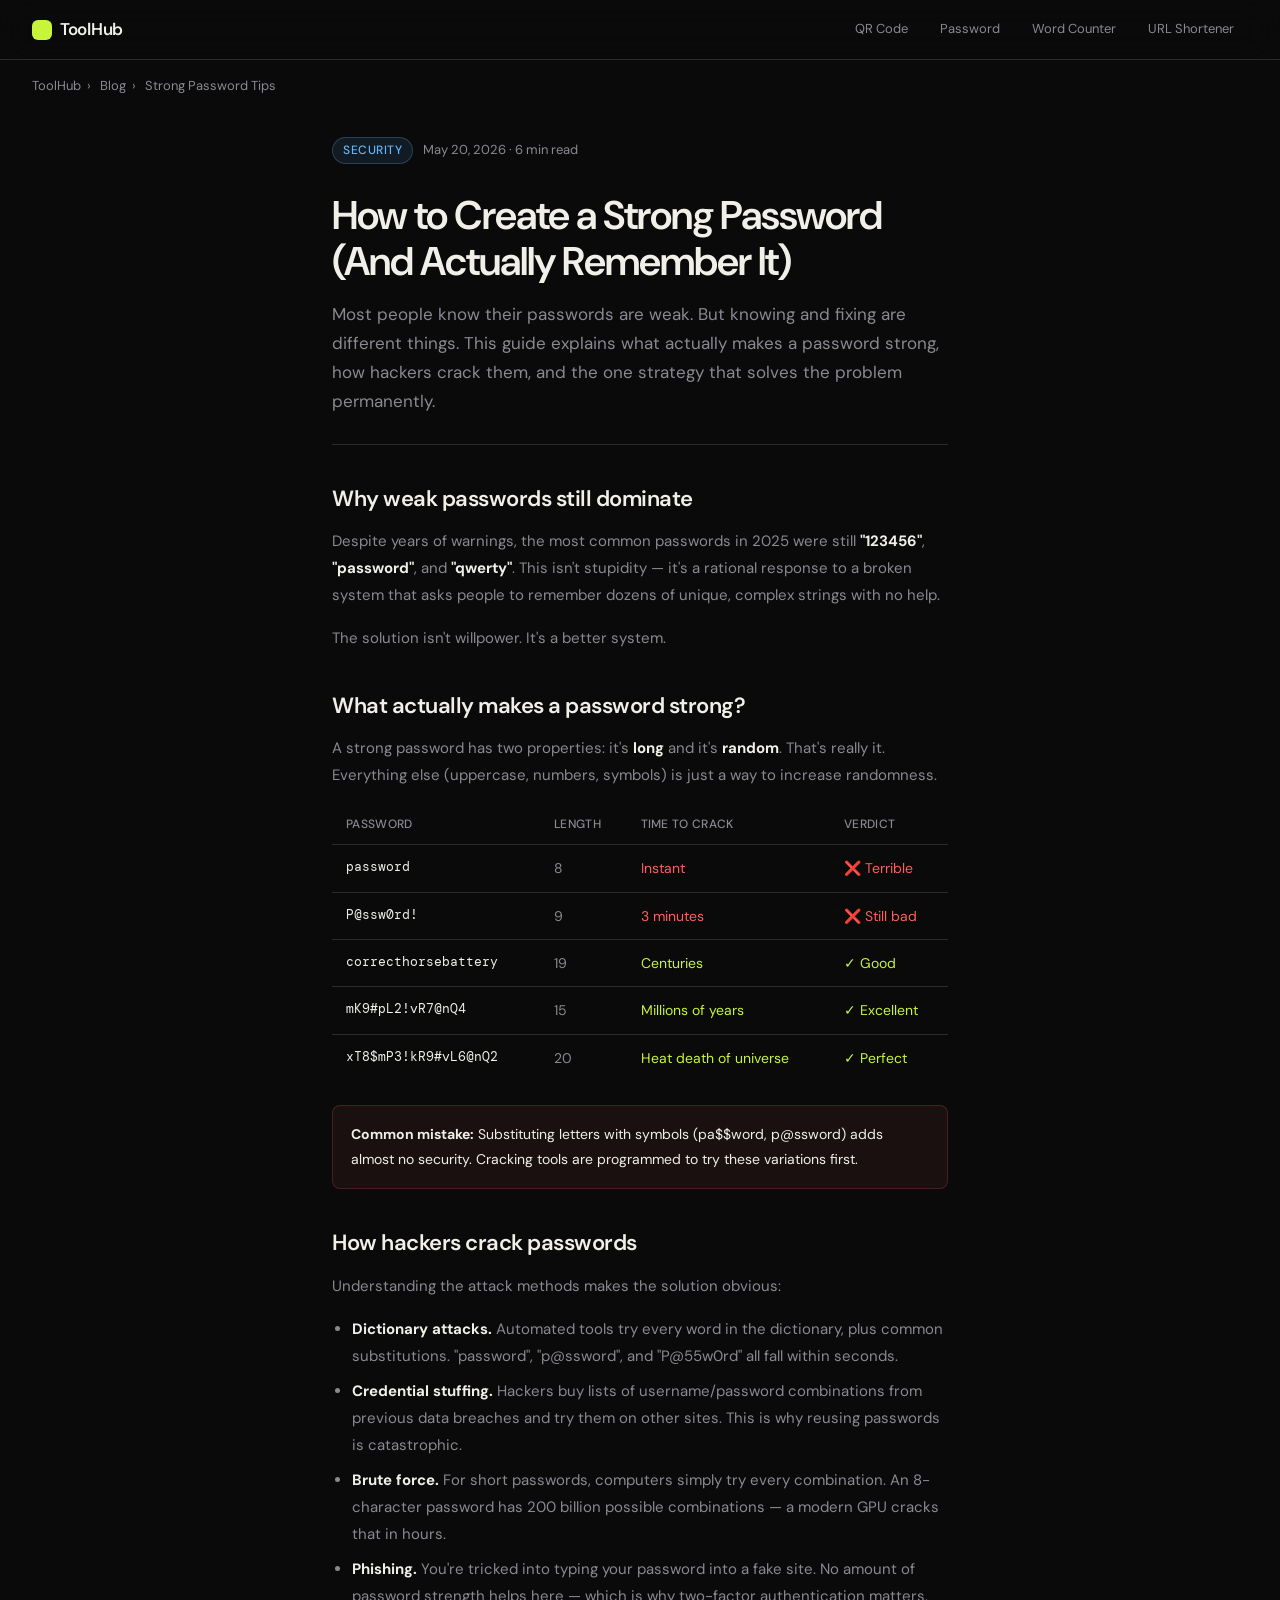
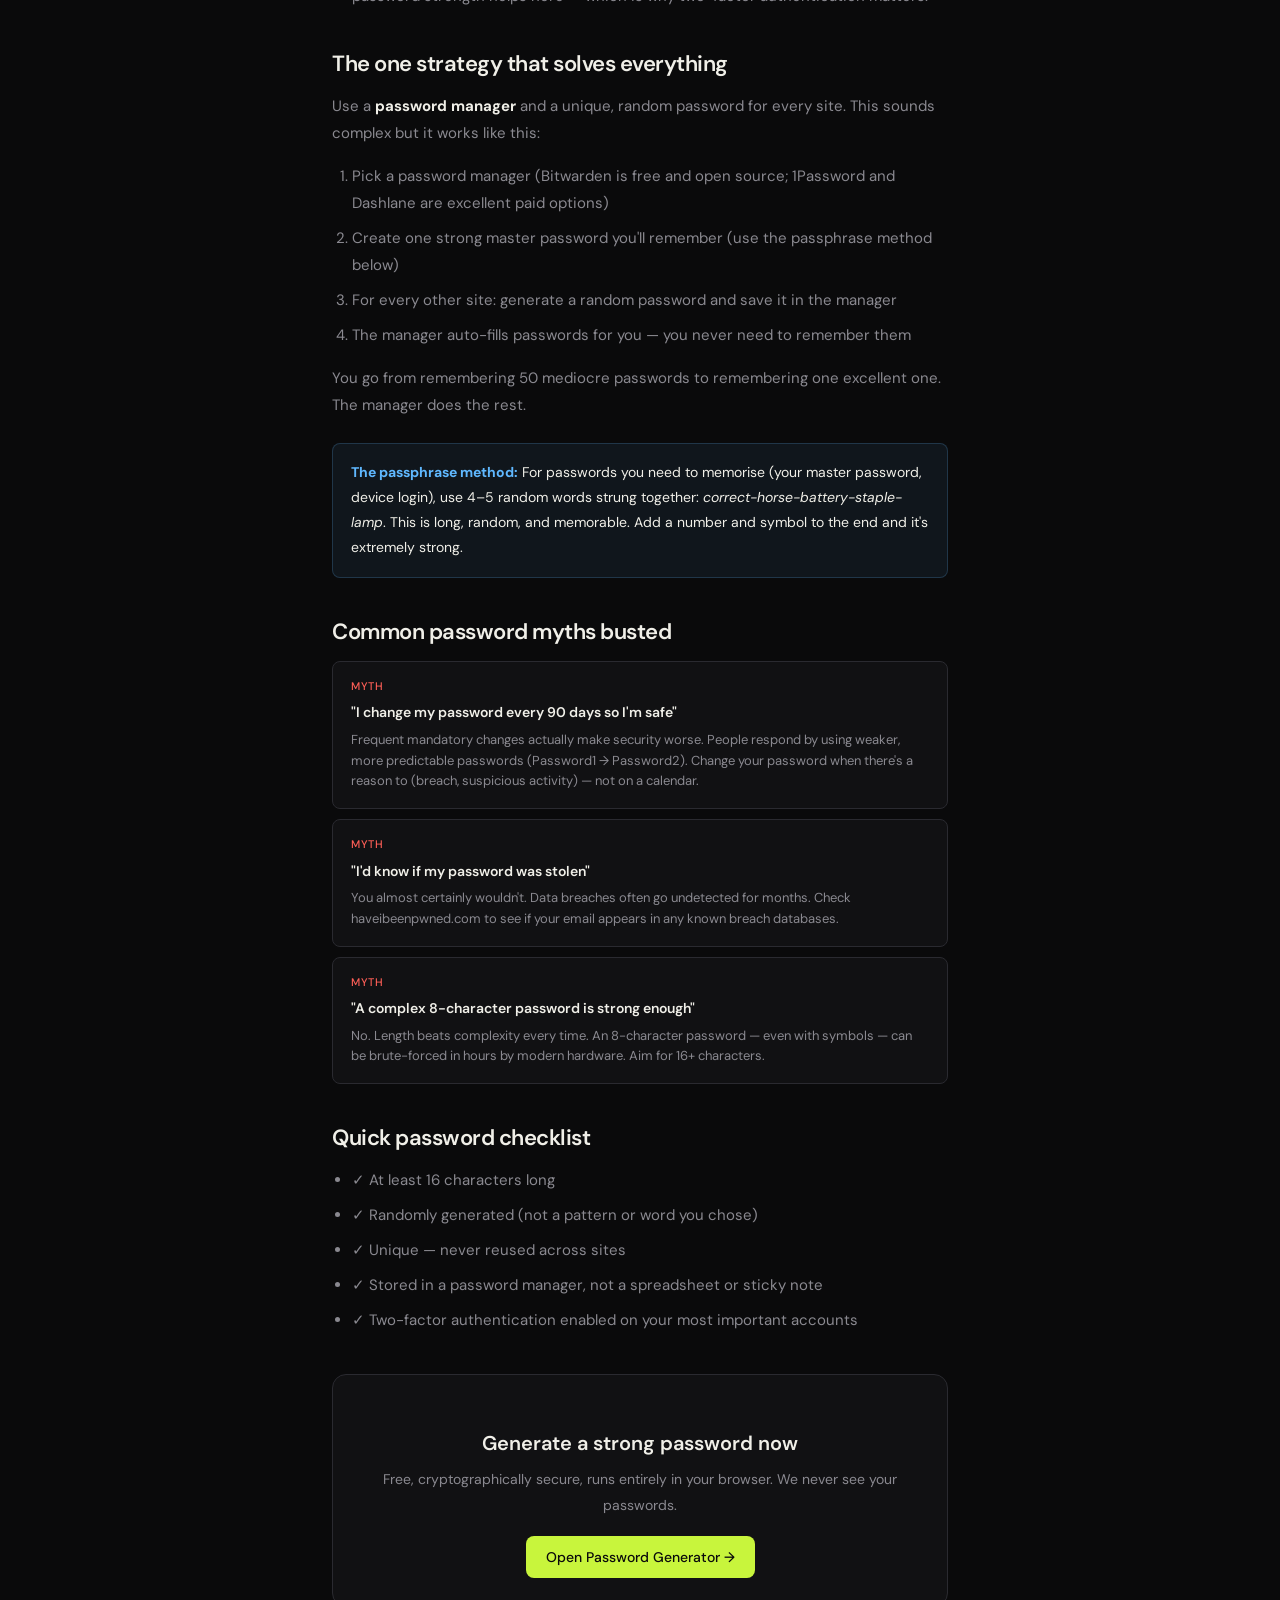
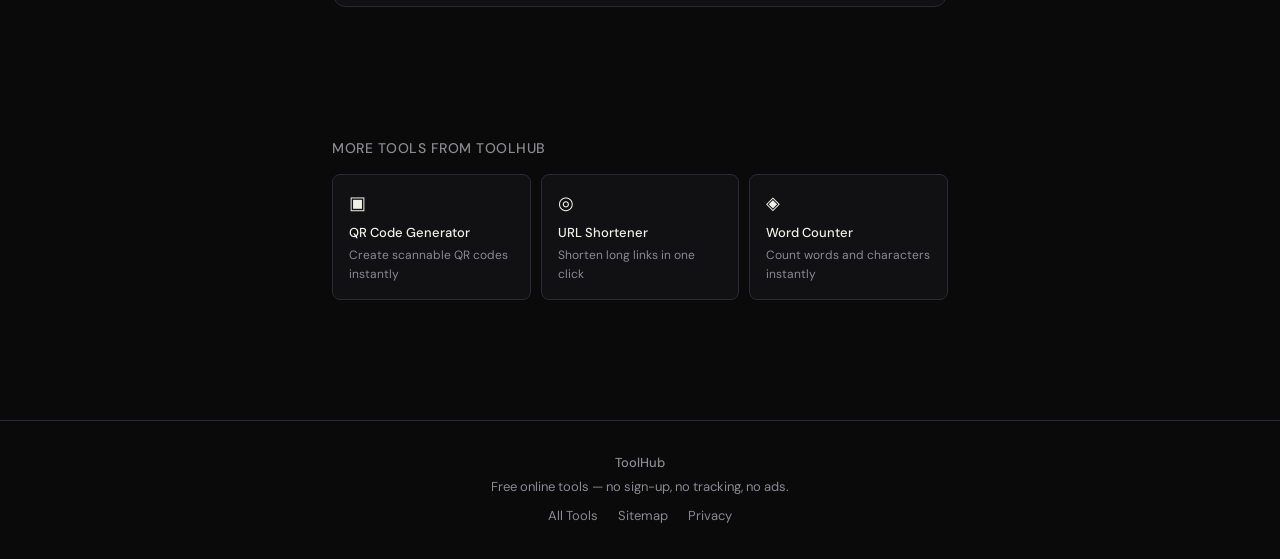
<file: strong-password-tips.html>
<!DOCTYPE html>
<html lang="en">
<head>
  <script async src="https://pagead2.googlesyndication.com/pagead/js/adsbygoogle.js?client=ca-pub-6178339024411672"
     crossorigin="anonymous"></script>
  <meta charset="UTF-8">
  <meta name="viewport" content="width=device-width, initial-scale=1.0">
  <title>How to Create a Strong Password (And Actually Remember It) | ToolHub Blog</title>
  <meta name="description" content="Learn what makes a password strong, how hackers crack weak ones, and how to create secure passwords you can manage. Includes a free password generator.">
  <meta name="keywords" content="how to create strong password, password tips, secure password guide, password best practices, strong password rules, password security 2026">
  <meta property="og:title" content="How to Create a Strong Password (And Actually Remember It)">
  <meta property="og:description" content="What makes a password strong — and how to create one that's actually secure. Plus a free generator.">
  <meta property="og:type" content="article">
  <meta property="og:url" content="https://atoolhub.netlify.app/strong-password-tips">
  <link rel="canonical" href="https://atoolhub.netlify.app/strong-password-tips">
  <link rel="preconnect" href="https://fonts.googleapis.com">
  <link rel="preconnect" href="https://fonts.gstatic.com" crossorigin>
  <link href="https://fonts.googleapis.com/css2?family=DM+Sans:opsz,wght@9..40,300;9..40,400;9..40,500;9..40,600&family=DM+Mono:wght@400;500&display=swap" rel="stylesheet">
  <link rel="stylesheet" href="style.css">
  <script type="application/ld+json">
  {
    "@context": "https://schema.org",
    "@type": "Article",
    "headline": "How to Create a Strong Password (And Actually Remember It)",
    "description": "A complete guide to password security: what makes passwords strong, how hackers crack them, and how to stay protected.",
    "author": { "@type": "Organization", "name": "ToolHub" },
    "publisher": { "@type": "Organization", "name": "ToolHub", "url": "https://atoolhub.netlify.app" },
    "datePublished": "2026-05-20",
    "dateModified": "2026-05-20",
    "url": "https://atoolhub.netlify.app/strong-password-tips"
  }
  </script>
  <style>
    .blog-wrap { max-width: 680px; margin: 0 auto; padding: 40px 2rem 80px; }
    .blog-meta { display: flex; align-items: center; gap: 10px; margin-bottom: 28px; flex-wrap: wrap; }
    .blog-tag { background: rgba(95,184,255,0.1); color: var(--blue); border: 1px solid rgba(95,184,255,0.25); border-radius: 99px; padding: 3px 10px; font-size: 12px; font-weight: 500; text-transform: uppercase; letter-spacing: 0.5px; }
    .blog-date { font-size: 13px; color: var(--muted); }
    .blog-h1 { font-size: clamp(26px, 4vw, 40px); font-weight: 600; letter-spacing: -1px; line-height: 1.15; margin-bottom: 16px; }
    .blog-intro { font-size: 17px; color: var(--muted); line-height: 1.7; margin-bottom: 36px; border-bottom: 1px solid var(--border); padding-bottom: 28px; }
    .blog-body h2 { font-size: 22px; font-weight: 600; letter-spacing: -0.5px; margin: 36px 0 12px; }
    .blog-body h3 { font-size: 17px; font-weight: 600; margin: 24px 0 10px; }
    .blog-body p { font-size: 15px; color: var(--muted); line-height: 1.8; margin-bottom: 16px; }
    .blog-body strong { color: var(--text); }
    .blog-body ul, .blog-body ol { padding-left: 20px; margin-bottom: 16px; }
    .blog-body li { font-size: 15px; color: var(--muted); line-height: 1.8; margin-bottom: 8px; }
    .blog-body li strong { color: var(--text); }
    .callout { background: rgba(95,184,255,0.07); border: 1px solid rgba(95,184,255,0.2); border-radius: var(--radius-sm); padding: 16px 18px; margin: 24px 0; }
    .callout p { color: var(--text) !important; margin: 0 !important; font-size: 14px !important; }
    .callout p strong { color: var(--blue); }
    .warn-callout { background: rgba(255,95,87,0.07); border: 1px solid rgba(255,95,87,0.2); border-radius: var(--radius-sm); padding: 16px 18px; margin: 24px 0; }
    .warn-callout p { color: var(--text) !important; margin: 0 !important; font-size: 14px !important; }
    .comparison-table { width: 100%; border-collapse: collapse; margin: 16px 0; font-size: 14px; }
    .comparison-table th { text-align: left; padding: 10px 14px; color: var(--muted); font-weight: 500; font-size: 12px; text-transform: uppercase; letter-spacing: 0.3px; border-bottom: 1px solid var(--border); }
    .comparison-table td { padding: 12px 14px; border-bottom: 1px solid var(--border); color: var(--muted); vertical-align: top; }
    .comparison-table td:first-child { font-family: var(--mono); font-size: 13px; color: var(--text); }
    .comparison-table tr:last-child td { border-bottom: none; }
    .good { color: var(--accent) !important; }
    .bad { color: var(--red) !important; }
    .myth-block { background: var(--surface); border: 1px solid var(--border); border-radius: var(--radius-sm); padding: 16px 18px; margin-bottom: 10px; }
    .myth-label { font-size: 11px; font-weight: 500; text-transform: uppercase; letter-spacing: 0.5px; color: var(--red); margin-bottom: 6px; }
    .myth-title { font-size: 14px; font-weight: 600; color: var(--text); margin-bottom: 6px; }
    .myth-truth { font-size: 13px; color: var(--muted); line-height: 1.6; }
    .cta-block { background: var(--surface); border: 1px solid var(--border); border-radius: var(--radius); padding: 28px; text-align: center; margin-top: 40px; }
    .cta-block h3 { font-size: 20px; font-weight: 600; margin-bottom: 8px; }
    .cta-block p { font-size: 14px; color: var(--muted); margin-bottom: 18px; }
    @media(max-width:640px){ .blog-wrap{padding:24px 1rem 60px;} }
  </style>
</head>
<body>

<nav>
  <a href="index.html" class="nav-logo"><span class="logo-dot"></span> ToolHub</a>
  <div class="nav-links">
    <a href="qr-code-generator.html" class="nav-link">QR Code</a>
    <a href="password-generator.html" class="nav-link">Password</a>
    <a href="word-counter.html" class="nav-link">Word Counter</a>
    <a href="url-shortener.html" class="nav-link">URL Shortener</a>
  </div>
</nav>

<div class="breadcrumb">
  <a href="index.html">ToolHub</a><span>›</span>
  <a href="#">Blog</a><span>›</span> Strong Password Tips
</div>

<article class="blog-wrap">
  <div class="blog-meta">
    <span class="blog-tag">Security</span>
    <span class="blog-date">May 20, 2026 · 6 min read</span>
  </div>

  <h1 class="blog-h1">How to Create a Strong Password (And Actually Remember It)</h1>
  <p class="blog-intro">Most people know their passwords are weak. But knowing and fixing are different things. This guide explains what actually makes a password strong, how hackers crack them, and the one strategy that solves the problem permanently.</p>

  <div class="blog-body">

    <h2>Why weak passwords still dominate</h2>
    <p>Despite years of warnings, the most common passwords in 2025 were still <strong>"123456"</strong>, <strong>"password"</strong>, and <strong>"qwerty"</strong>. This isn't stupidity — it's a rational response to a broken system that asks people to remember dozens of unique, complex strings with no help.</p>
    <p>The solution isn't willpower. It's a better system.</p>

    <h2>What actually makes a password strong?</h2>
    <p>A strong password has two properties: it's <strong>long</strong> and it's <strong>random</strong>. That's really it. Everything else (uppercase, numbers, symbols) is just a way to increase randomness.</p>

    <table class="comparison-table">
      <thead><tr><th>Password</th><th>Length</th><th>Time to crack</th><th>Verdict</th></tr></thead>
      <tbody>
        <tr><td>password</td><td>8</td><td style="color:var(--red)">Instant</td><td class="bad">❌ Terrible</td></tr>
        <tr><td>P@ssw0rd!</td><td>9</td><td style="color:var(--red)">3 minutes</td><td class="bad">❌ Still bad</td></tr>
        <tr><td>correcthorsebattery</td><td>19</td><td style="color:var(--accent)">Centuries</td><td class="good">✓ Good</td></tr>
        <tr><td>mK9#pL2!vR7@nQ4</td><td>15</td><td style="color:var(--accent)">Millions of years</td><td class="good">✓ Excellent</td></tr>
        <tr><td>xT8$mP3!kR9#vL6@nQ2</td><td>20</td><td style="color:var(--accent)">Heat death of universe</td><td class="good">✓ Perfect</td></tr>
      </tbody>
    </table>

    <div class="warn-callout">
      <p><strong>Common mistake:</strong> Substituting letters with symbols (pa$$word, p@ssword) adds almost no security. Cracking tools are programmed to try these variations first.</p>
    </div>

    <h2>How hackers crack passwords</h2>
    <p>Understanding the attack methods makes the solution obvious:</p>
    <ul>
      <li><strong>Dictionary attacks.</strong> Automated tools try every word in the dictionary, plus common substitutions. "password", "p@ssword", and "P@55w0rd" all fall within seconds.</li>
      <li><strong>Credential stuffing.</strong> Hackers buy lists of username/password combinations from previous data breaches and try them on other sites. This is why reusing passwords is catastrophic.</li>
      <li><strong>Brute force.</strong> For short passwords, computers simply try every combination. An 8-character password has 200 billion possible combinations — a modern GPU cracks that in hours.</li>
      <li><strong>Phishing.</strong> You're tricked into typing your password into a fake site. No amount of password strength helps here — which is why two-factor authentication matters.</li>
    </ul>

    <h2>The one strategy that solves everything</h2>
    <p>Use a <strong>password manager</strong> and a unique, random password for every site. This sounds complex but it works like this:</p>
    <ol>
      <li>Pick a password manager (Bitwarden is free and open source; 1Password and Dashlane are excellent paid options)</li>
      <li>Create one strong master password you'll remember (use the passphrase method below)</li>
      <li>For every other site: generate a random password and save it in the manager</li>
      <li>The manager auto-fills passwords for you — you never need to remember them</li>
    </ol>
    <p>You go from remembering 50 mediocre passwords to remembering one excellent one. The manager does the rest.</p>

    <div class="callout">
      <p><strong>The passphrase method:</strong> For passwords you need to memorise (your master password, device login), use 4–5 random words strung together: <em>correct-horse-battery-staple-lamp</em>. This is long, random, and memorable. Add a number and symbol to the end and it's extremely strong.</p>
    </div>

    <h2>Common password myths busted</h2>

    <div class="myth-block">
      <div class="myth-label">Myth</div>
      <div class="myth-title">"I change my password every 90 days so I'm safe"</div>
      <div class="myth-truth">Frequent mandatory changes actually make security worse. People respond by using weaker, more predictable passwords (Password1 → Password2). Change your password when there's a reason to (breach, suspicious activity) — not on a calendar.</div>
    </div>
    <div class="myth-block">
      <div class="myth-label">Myth</div>
      <div class="myth-title">"I'd know if my password was stolen"</div>
      <div class="myth-truth">You almost certainly wouldn't. Data breaches often go undetected for months. Check haveibeenpwned.com to see if your email appears in any known breach databases.</div>
    </div>
    <div class="myth-block">
      <div class="myth-label">Myth</div>
      <div class="myth-title">"A complex 8-character password is strong enough"</div>
      <div class="myth-truth">No. Length beats complexity every time. An 8-character password — even with symbols — can be brute-forced in hours by modern hardware. Aim for 16+ characters.</div>
    </div>

    <h2>Quick password checklist</h2>
    <ul>
      <li>✓ At least 16 characters long</li>
      <li>✓ Randomly generated (not a pattern or word you chose)</li>
      <li>✓ Unique — never reused across sites</li>
      <li>✓ Stored in a password manager, not a spreadsheet or sticky note</li>
      <li>✓ Two-factor authentication enabled on your most important accounts</li>
    </ul>

    <div class="cta-block">
      <h3>Generate a strong password now</h3>
      <p>Free, cryptographically secure, runs entirely in your browser. We never see your passwords.</p>
      <a href="password-generator.html" class="btn btn-primary">Open Password Generator →</a>
    </div>

  </div>
</article>

<div class="related" style="max-width:680px">
  <div class="related-title">More tools from ToolHub</div>
  <div class="related-grid">
    <a href="qr-code-generator.html" class="related-card">
      <div class="related-card-icon">▣</div>
      <div class="related-card-name">QR Code Generator</div>
      <div class="related-card-desc">Create scannable QR codes instantly</div>
    </a>
    <a href="url-shortener.html" class="related-card">
      <div class="related-card-icon">◎</div>
      <div class="related-card-name">URL Shortener</div>
      <div class="related-card-desc">Shorten long links in one click</div>
    </a>
    <a href="word-counter.html" class="related-card">
      <div class="related-card-icon">◈</div>
      <div class="related-card-name">Word Counter</div>
      <div class="related-card-desc">Count words and characters instantly</div>
    </a>
  </div>
</div>

<footer>
  <div style="font-weight:500;margin-bottom:4px">ToolHub</div>
  <div>Free online tools — no sign-up, no tracking, no ads.</div>
  <div class="footer-links">
    <a href="index.html">All Tools</a>
    <a href="sitemap.xml">Sitemap</a>
    <a href="#">Privacy</a>
  </div>
</footer>

</body>
</html>
</file>
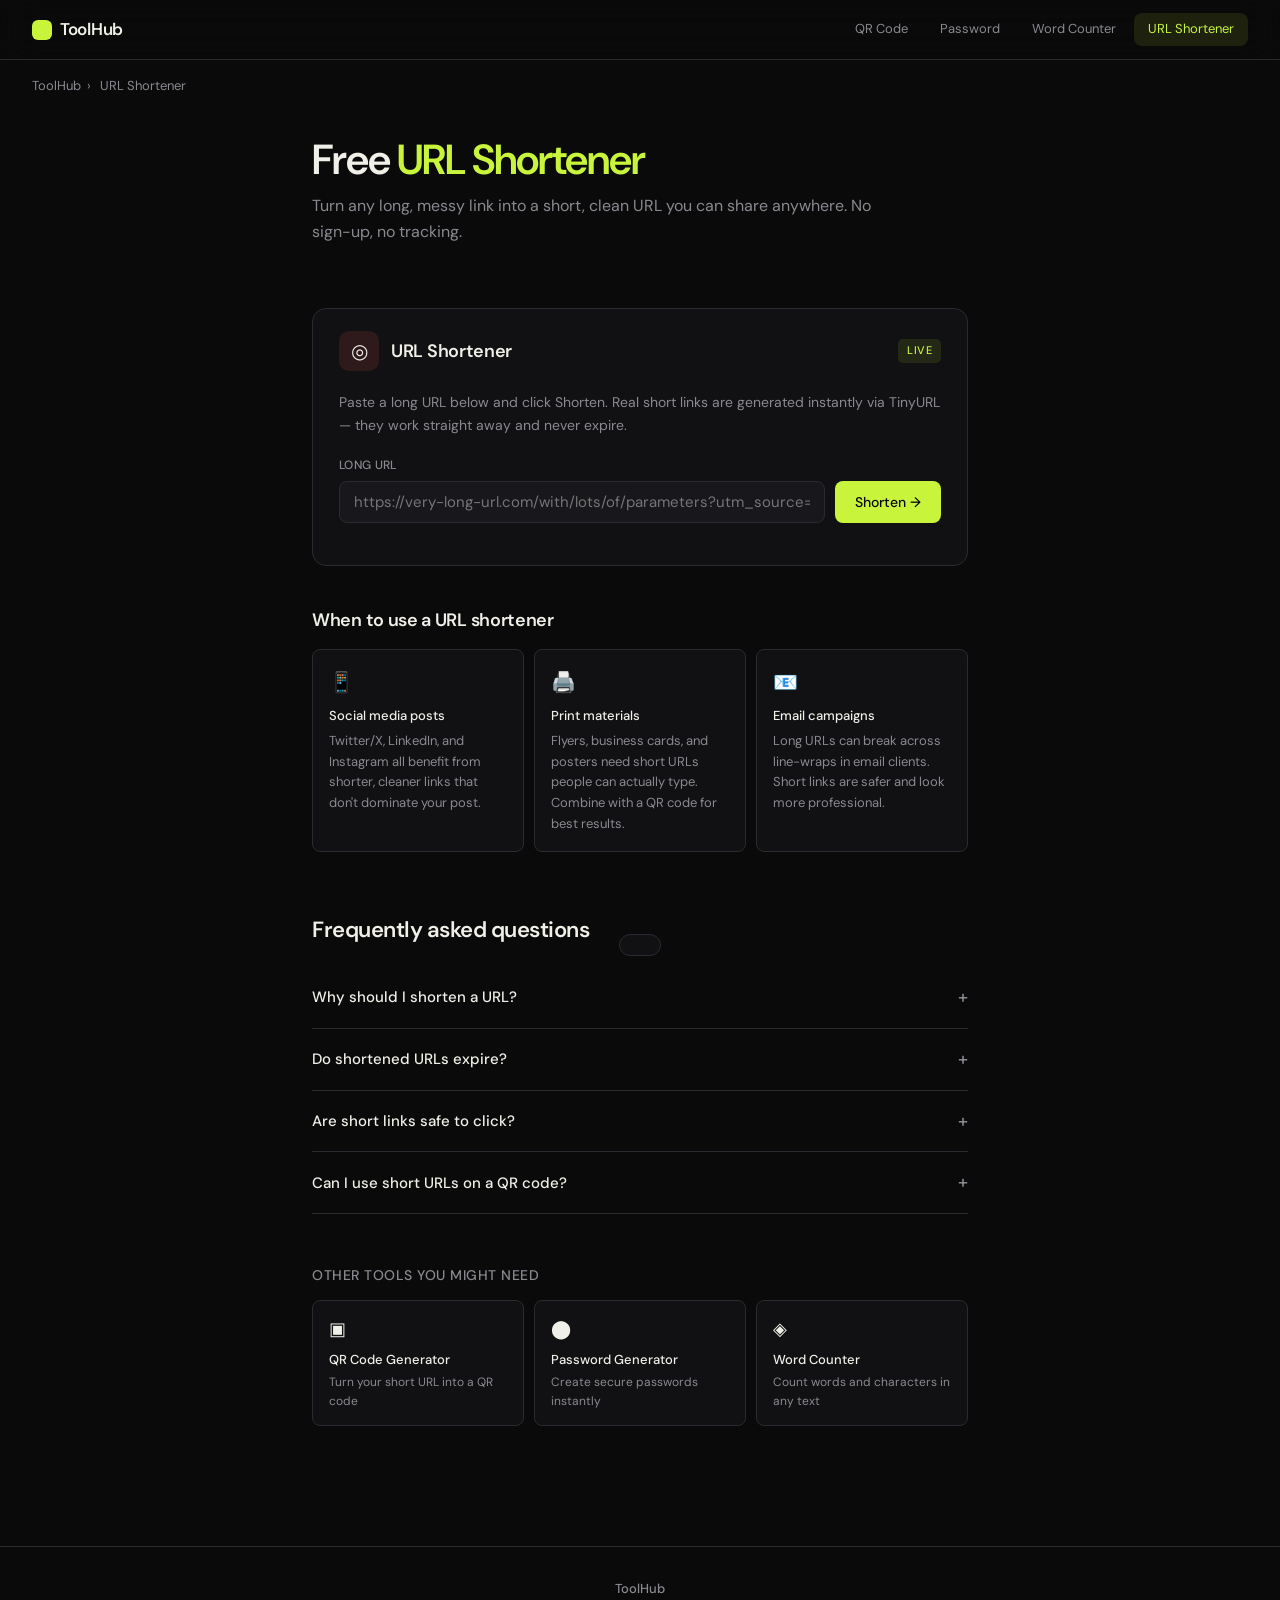
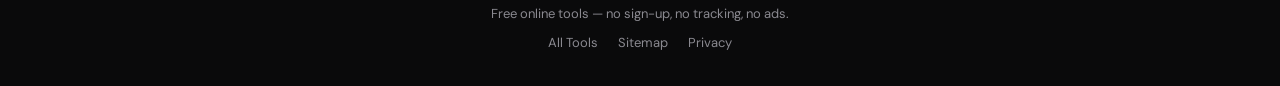
<file: url-shortener.html>
<!DOCTYPE html>
<html lang="en">
<head>
  <script async src="https://pagead2.googlesyndication.com/pagead/js/adsbygoogle.js?client=ca-pub-6178339024411672"
     crossorigin="anonymous"></script>
  <meta charset="UTF-8">
  <meta name="viewport" content="width=device-width, initial-scale=1.0">
  <title>Free URL Shortener — Shorten Links Online Instantly | ToolHub</title>
  <meta name="description" content="Shorten any long URL into a clean, shareable link. Free URL shortener with no sign-up required. Copy your short link in seconds.">
  <meta name="keywords" content="free url shortener, shorten link online, short url generator, url shortener no sign up, link shortener, tiny url alternative">
  <meta property="og:title" content="Free URL Shortener — ToolHub">
  <meta property="og:description" content="Shorten any URL into a clean link instantly. Free, no sign-up required.">
  <meta property="og:type" content="website">
  <meta property="og:url" content="https://atoolhub.netlify.app/url-shortener">
  <link rel="canonical" href="https://atoolhub.netlify.app/url-shortener">
  <link rel="preconnect" href="https://fonts.googleapis.com">
  <link rel="preconnect" href="https://fonts.gstatic.com" crossorigin>
  <link href="https://fonts.googleapis.com/css2?family=DM+Sans:opsz,wght@9..40,300;9..40,400;9..40,500;9..40,600&family=DM+Mono:wght@400;500&display=swap" rel="stylesheet">
  <link rel="stylesheet" href="style.css">
  <script type="application/ld+json">
  {
    "@context": "https://schema.org",
    "@type": "WebApplication",
    "name": "Free URL Shortener",
    "url": "https://atoolhub.netlify.app/url-shortener",
    "description": "Shorten any long URL into a clean, shareable link. Free, no sign-up required.",
    "applicationCategory": "UtilityApplication",
    "offers": { "@type": "Offer", "price": "0", "priceCurrency": "USD" }
  }
  </script>
  <script type="application/ld+json">
  {
    "@context": "https://schema.org",
    "@type": "FAQPage",
    "mainEntity": [
      {
        "@type": "Question",
        "name": "Why should I shorten a URL?",
        "acceptedAnswer": { "@type": "Answer", "text": "Short URLs are easier to share on social media, in print, and in messages. They look cleaner, are less likely to break in emails, and some platforms have character limits where a short URL saves valuable space." }
      },
      {
        "@type": "Question",
        "name": "Do shortened URLs expire?",
        "acceptedAnswer": { "@type": "Answer", "text": "It depends on the service. This demo generates local links. When connected to a real URL shortening API, link expiry depends on the provider — many free tiers keep links active for 30–90 days." }
      }
    ]
  }
  </script>
  <style>
    .url-input-wrap { display: flex; gap: 10px; }
    .url-input-wrap input { flex: 1; }
    @media(max-width:500px){ .url-input-wrap { flex-direction: column; } }
    .result-card {
      background: var(--surface2); border: 1px solid rgba(200,245,60,0.3);
      border-radius: var(--radius-sm); padding: 18px;
      display: none; margin-top: 16px;
    }
    .result-card.show { display: block; }
    .result-short { font-family: var(--mono); font-size: 22px; font-weight: 500; color: var(--accent); word-break: break-all; margin-bottom: 4px; }
    .result-orig { font-size: 12px; color: var(--muted); word-break: break-all; }
    .result-actions { display: flex; gap: 8px; margin-top: 14px; }
    .url-hist-header { display: flex; justify-content: space-between; align-items: center; margin-bottom: 10px; }
    .url-hist-clear { background: none; border: none; color: var(--muted); font-size: 12px; cursor: pointer; font-family: var(--sans); padding: 0; }
    .url-hist-clear:hover { color: var(--red); }
  </style>
</head>
<body>

<nav>
  <a href="index.html" class="nav-logo"><span class="logo-dot"></span> ToolHub</a>
  <div class="nav-links">
    <a href="qr-code-generator.html" class="nav-link">QR Code</a>
    <a href="password-generator.html" class="nav-link">Password</a>
    <a href="word-counter.html" class="nav-link">Word Counter</a>
    <a href="url-shortener.html" class="nav-link active">URL Shortener</a>
  </div>
</nav>

<div class="breadcrumb">
  <a href="index.html">ToolHub</a><span>›</span> URL Shortener
</div>

<div class="page-hero">
  <h1>Free <em>URL Shortener</em></h1>
  <p>Turn any long, messy link into a short, clean URL you can share anywhere. No sign-up, no tracking.</p>
</div>

<main class="tool-page">
  <div class="tool-card">
    <div class="tool-card-header">
      <div class="tool-card-title">
        <div class="tool-icon" style="background:rgba(255,95,87,0.12)">◎</div>
        <div class="tool-name">URL Shortener</div>
      </div>
      <span class="tag" style="background:rgba(200,245,60,0.1);color:var(--accent)">Live</span>
    </div>
    <div class="tool-body">
      <p class="tool-desc">Paste a long URL below and click Shorten. Real short links are generated instantly via TinyURL — they work straight away and never expire.</p>

      <div class="field-group">
        <label class="field-label">Long URL</label>
        <div class="url-input-wrap">
          <input type="url" id="url-input" placeholder="https://very-long-url.com/with/lots/of/parameters?utm_source=example" onkeydown="if(event.key==='Enter')shortenURL()">
          <button class="btn btn-primary" onclick="shortenURL()" style="white-space:nowrap">Shorten →</button>
        </div>
      </div>

      <div class="result-card" id="result-card">
        <label class="field-label" style="margin-bottom:8px">Your short link</label>
        <div class="result-short" id="result-short"></div>
        <div class="result-orig" id="result-orig"></div>
        <div class="result-actions">
          <button class="btn btn-primary" onclick="copyResult()" id="copy-result-btn">Copy link</button>
          <button class="btn btn-ghost" onclick="makeQR()">Generate QR code →</button>
        </div>
      </div>

      <!-- History -->
      <div id="history-wrap" style="margin-top:24px;display:none">
        <div class="url-hist-header">
          <label class="field-label" style="margin:0">Recent links</label>
          <button class="url-hist-clear" onclick="clearHistory()">Clear history</button>
        </div>
        <div id="history-list"></div>
      </div>
    </div>
  </div>

  <!-- Why shorten? -->
  <section style="margin-top:40px">
    <h2 style="font-size:18px;font-weight:600;margin-bottom:14px;letter-spacing:-0.3px">When to use a URL shortener</h2>
    <div style="display:grid;grid-template-columns:repeat(auto-fit,minmax(200px,1fr));gap:10px">
      <div style="background:var(--surface);border:1px solid var(--border);border-radius:var(--radius-sm);padding:16px">
        <div style="font-size:20px;margin-bottom:8px">📱</div>
        <div style="font-size:13px;font-weight:500;margin-bottom:4px">Social media posts</div>
        <div style="font-size:13px;color:var(--muted)">Twitter/X, LinkedIn, and Instagram all benefit from shorter, cleaner links that don't dominate your post.</div>
      </div>
      <div style="background:var(--surface);border:1px solid var(--border);border-radius:var(--radius-sm);padding:16px">
        <div style="font-size:20px;margin-bottom:8px">🖨️</div>
        <div style="font-size:13px;font-weight:500;margin-bottom:4px">Print materials</div>
        <div style="font-size:13px;color:var(--muted)">Flyers, business cards, and posters need short URLs people can actually type. Combine with a QR code for best results.</div>
      </div>
      <div style="background:var(--surface);border:1px solid var(--border);border-radius:var(--radius-sm);padding:16px">
        <div style="font-size:20px;margin-bottom:8px">📧</div>
        <div style="font-size:13px;font-weight:500;margin-bottom:4px">Email campaigns</div>
        <div style="font-size:13px;color:var(--muted)">Long URLs can break across line-wraps in email clients. Short links are safer and look more professional.</div>
      </div>
    </div>
  </section>
</main>

<section class="faq-section">
  <h2 class="faq-title">Frequently asked questions</h2>
  <div class="faq-item">
    <div class="faq-q" onclick="toggleFAQ(this)">Why should I shorten a URL? <span>+</span></div>
    <div class="faq-a">Short URLs are easier to share on social media, in print, and in messages. They look cleaner, are less likely to break in emails, and on platforms with character limits (like Twitter/X), a short URL saves valuable space.</div>
  </div>
  <div class="faq-item">
    <div class="faq-q" onclick="toggleFAQ(this)">Do shortened URLs expire? <span>+</span></div>
    <div class="faq-a">It depends on the service. When connecting a real URL shortening API, link expiry depends on the provider — many free tiers keep links active for 30–90 days. Paid tiers usually offer permanent links.</div>
  </div>
  <div class="faq-item">
    <div class="faq-q" onclick="toggleFAQ(this)">Are short links safe to click? <span>+</span></div>
    <div class="faq-a">Short links created from legitimate services are safe. Always be cautious with short links from unknown senders. When in doubt, you can preview a link by adding a "+" to the end (e.g. toolhub.io/abc123+) with services that support previews.</div>
  </div>
  <div class="faq-item">
    <div class="faq-q" onclick="toggleFAQ(this)">Can I use short URLs on a QR code? <span>+</span></div>
    <div class="faq-a">Yes — and it's a great idea. Shorter URLs encode into simpler, less dense QR codes that scan faster and more reliably. Use our URL Shortener first, then paste the short link into the QR Code Generator.</div>
  </div>
</section>

<div class="related">
  <div class="related-title">Other tools you might need</div>
  <div class="related-grid">
    <a href="qr-code-generator.html" class="related-card">
      <div class="related-card-icon">▣</div>
      <div class="related-card-name">QR Code Generator</div>
      <div class="related-card-desc">Turn your short URL into a QR code</div>
    </a>
    <a href="password-generator.html" class="related-card">
      <div class="related-card-icon">⬤</div>
      <div class="related-card-name">Password Generator</div>
      <div class="related-card-desc">Create secure passwords instantly</div>
    </a>
    <a href="word-counter.html" class="related-card">
      <div class="related-card-icon">◈</div>
      <div class="related-card-name">Word Counter</div>
      <div class="related-card-desc">Count words and characters in any text</div>
    </a>
  </div>
</div>

<footer>
  <div style="font-weight:500;margin-bottom:4px">ToolHub</div>
  <div>Free online tools — no sign-up, no tracking, no ads.</div>
  <div class="footer-links">
    <a href="index.html">All Tools</a>
    <a href="sitemap.xml">Sitemap</a>
    <a href="#">Privacy</a>
  </div>
</footer>

<div class="toast" id="toast"></div>

<script>
function showToast(msg) {
  const t = document.getElementById('toast');
  t.textContent = msg; t.classList.add('show');
  setTimeout(() => t.classList.remove('show'), 2000);
}

// Clear any old demo links from previous version
localStorage.removeItem('th-url-hist');
let urlHistory = [];
let lastShort = '';

async function shortenURL() {
  const raw = document.getElementById('url-input').value.trim();
  if (!raw) { showToast('Please enter a URL'); return; }

  let url = raw;
  if (!url.startsWith('http')) url = 'https://' + url;

  // Check local history cache first
  const existing = urlHistory.find(h => h.original === url);
  if (existing) {
    displayResult(existing.short, url);
    return;
  }

  // Show loading state
  const btn = document.querySelector('.btn-primary');
  btn.textContent = 'Shortening…';
  btn.disabled = true;

  let short = null;

  try {
    const r = await fetch('https://api-ssl.bitly.com/v4/shorten', {
      method: 'POST',
      headers: {
        'Authorization': 'Bearer d4773599b7396fa377cbf8c619d9d4600bd48440',
        'Content-Type': 'application/json'
      },
      body: JSON.stringify({ long_url: url })
    });
    const d = await r.json();
    if (d.link) short = d.link;
  } catch(e) {}

  btn.textContent = 'Shorten →';
  btn.disabled = false;

  if (!short) {
    showToast('Could not shorten — please try again');
    return;
  }

  // Save to history
  urlHistory.unshift({ original: url, short, created: Date.now() });
  if (urlHistory.length > 10) urlHistory.pop();
  try { localStorage.setItem('th-url-hist-v2', JSON.stringify(urlHistory)); } catch(e) {}

  displayResult(short, url);
}

function displayResult(short, original) {
  lastShort = short;
  document.getElementById('result-short').textContent = short;
  document.getElementById('result-orig').textContent = original;
  document.getElementById('result-card').classList.add('show');
  renderHistory();
}

function copyResult() {
  navigator.clipboard.writeText(lastShort).then(() => {
    const btn = document.getElementById('copy-result-btn');
    btn.textContent = '✓ Copied!';
    setTimeout(() => btn.textContent = 'Copy link', 1800);
    showToast('Short link copied!');
  });
}

function copyRaw(text, btn) {
  navigator.clipboard.writeText(text).then(() => {
    btn.textContent = '✓';
    setTimeout(() => btn.textContent = 'Copy', 1500);
    showToast('Copied!');
  });
}

function makeQR() {
  window.location.href = `qr-code-generator.html?content=${encodeURIComponent(lastShort)}`;
}

function clearHistory() {
  urlHistory = [];
  try { localStorage.removeItem('th-url-hist'); } catch(e) {}
  document.getElementById('history-wrap').style.display = 'none';
}

function renderHistory() {
  if (urlHistory.length === 0) { document.getElementById('history-wrap').style.display = 'none'; return; }
  document.getElementById('history-wrap').style.display = 'block';
  document.getElementById('history-list').innerHTML = urlHistory.map(h => `
    <div class="url-item">
      <a href="${h.short}" target="_blank" class="url-item-short">${h.short}</a>
      <span class="url-item-orig" title="${h.original}">${h.original}</span>
      <button class="url-copy-mini" onclick="copyRaw('${h.short}',this)">Copy</button>
    </div>
  `).join('');
}

function toggleFAQ(el) { el.parentElement.classList.toggle('open'); }

// Allow Enter key to trigger shortening
document.getElementById('url-input').addEventListener('keydown', e => {
  if (e.key === 'Enter') shortenURL();
});

// Pre-fill from QR page cross-link
const params = new URLSearchParams(location.search);
if (params.get('url')) { document.getElementById('url-input').value = params.get('url'); }

renderHistory();
</script>
</body>
</html>
</file>
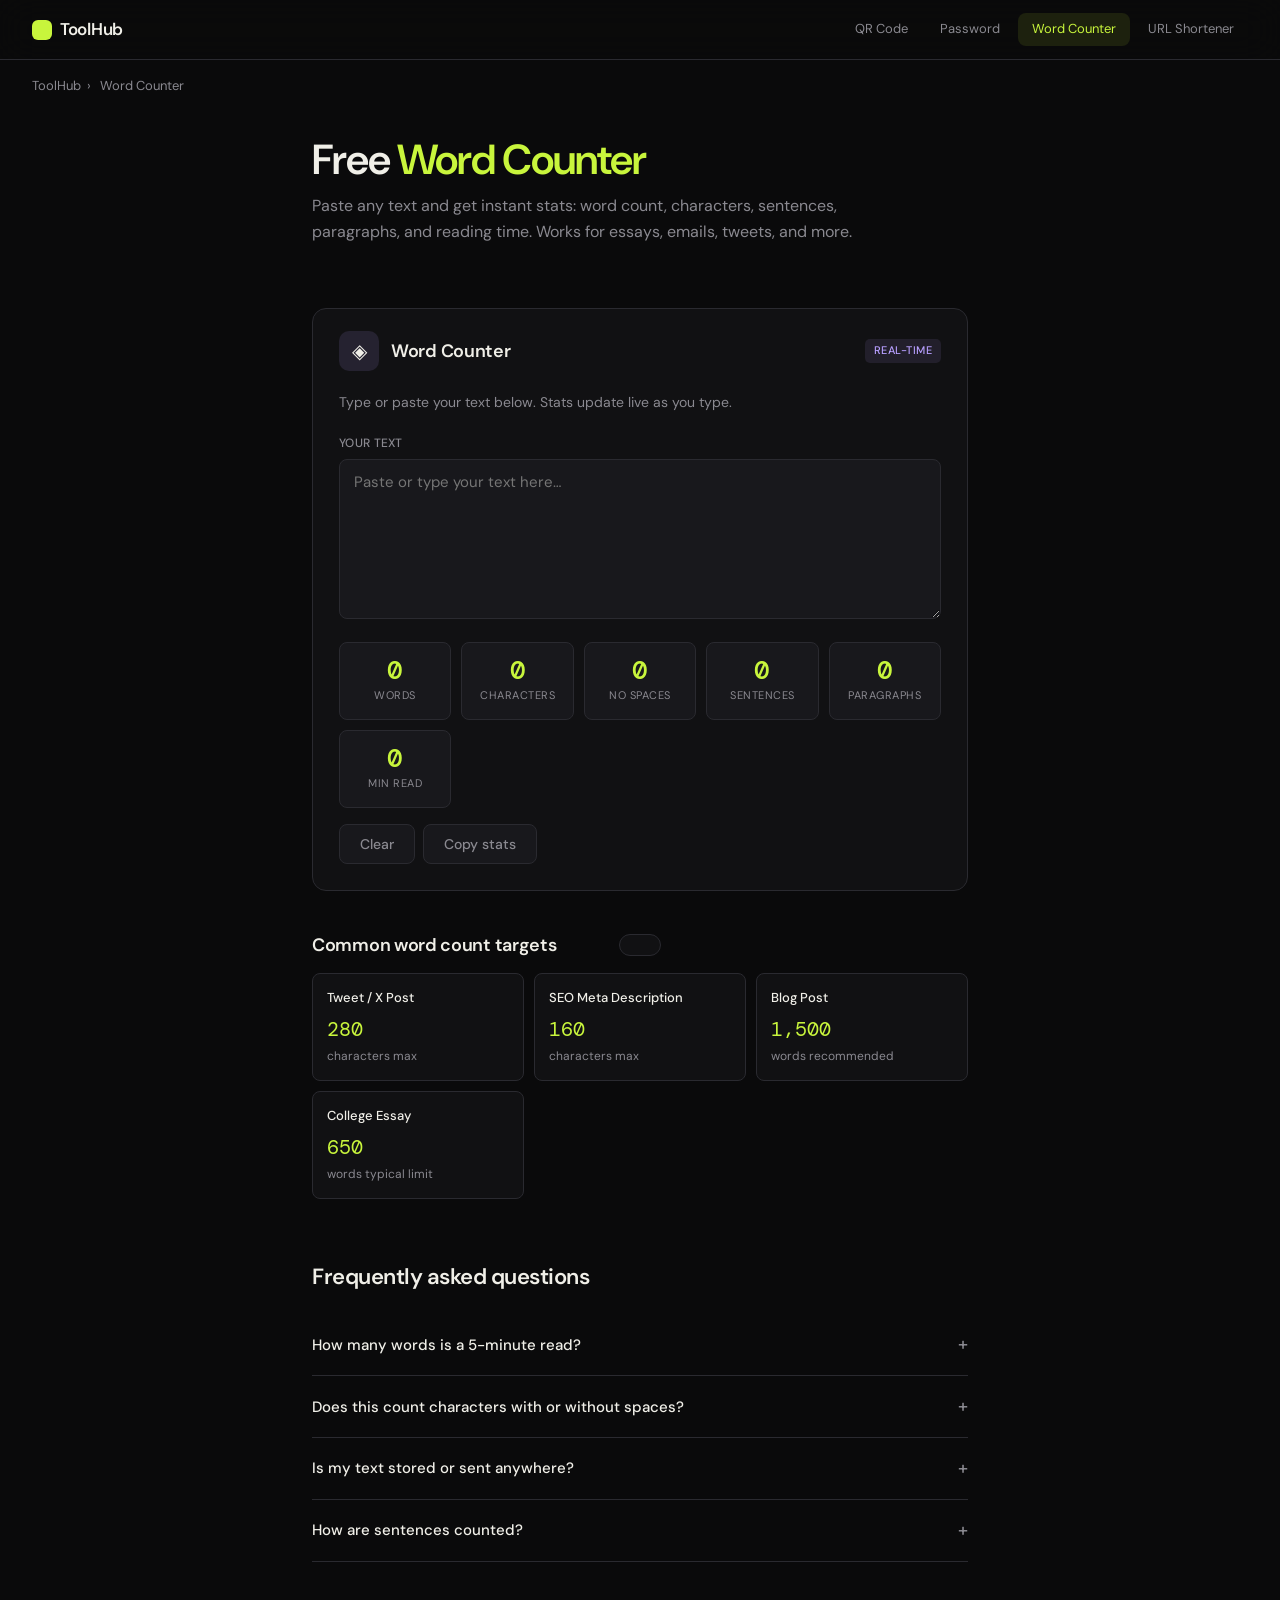
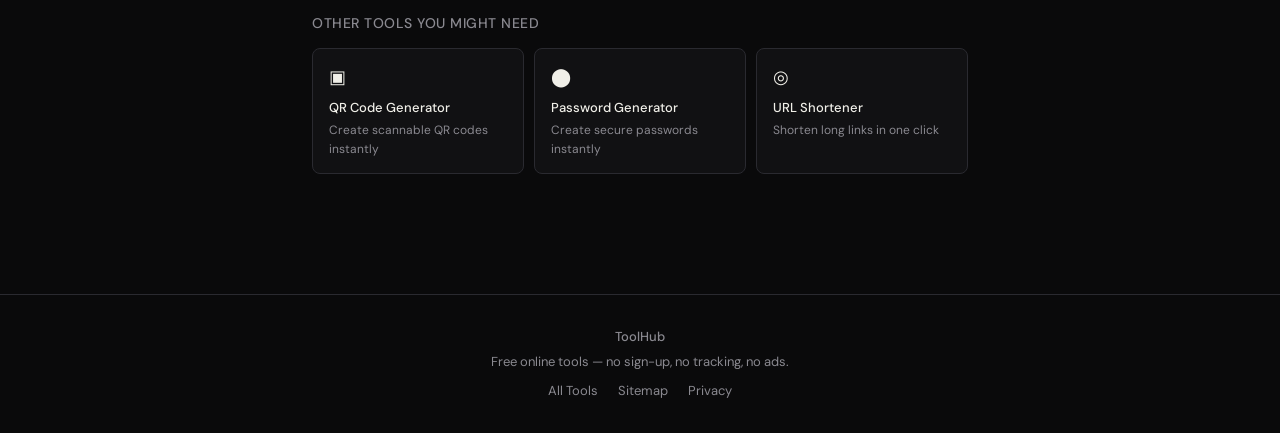
<file: word-counter.html>
<!DOCTYPE html>
<html lang="en">
<head>
  <script async src="https://pagead2.googlesyndication.com/pagead/js/adsbygoogle.js?client=ca-pub-6178339024411672"
     crossorigin="anonymous"></script>
  <meta charset="UTF-8">
  <meta name="viewport" content="width=device-width, initial-scale=1.0">
  <title>Free Word Counter — Count Words, Characters & Reading Time Online | ToolHub</title>
  <meta name="description" content="Count words, characters, sentences, paragraphs, and reading time instantly. Free online word counter — perfect for essays, social media, SEO, and cover letters.">
  <meta name="keywords" content="word counter online, character count, word count checker, count words free, word count tool, essay word counter, reading time calculator">
  <meta property="og:title" content="Free Word Counter — ToolHub">
  <meta property="og:description" content="Instantly count words, characters, sentences, and get reading time. Free, no sign-up.">
  <meta property="og:type" content="website">
  <meta property="og:url" content="https://atoolhub.netlify.app/word-counter">
  <link rel="canonical" href="https://atoolhub.netlify.app/word-counter">
  <link rel="preconnect" href="https://fonts.googleapis.com">
  <link rel="preconnect" href="https://fonts.gstatic.com" crossorigin>
  <link href="https://fonts.googleapis.com/css2?family=DM+Sans:opsz,wght@9..40,300;9..40,400;9..40,500;9..40,600&family=DM+Mono:wght@400;500&display=swap" rel="stylesheet">
  <link rel="stylesheet" href="style.css">
  <script type="application/ld+json">
  {
    "@context": "https://schema.org",
    "@type": "WebApplication",
    "name": "Word Counter",
    "url": "https://atoolhub.netlify.app/word-counter",
    "description": "Free online word counter. Count words, characters, sentences, paragraphs, and reading time instantly.",
    "applicationCategory": "UtilityApplication",
    "offers": { "@type": "Offer", "price": "0", "priceCurrency": "USD" }
  }
  </script>
  <script type="application/ld+json">
  {
    "@context": "https://schema.org",
    "@type": "FAQPage",
    "mainEntity": [
      {
        "@type": "Question",
        "name": "How many words is a 5-minute read?",
        "acceptedAnswer": { "@type": "Answer", "text": "At an average reading speed of 200 words per minute, a 5-minute read is approximately 1,000 words. This tool calculates reading time based on that standard rate." }
      },
      {
        "@type": "Question",
        "name": "Does this tool count characters with or without spaces?",
        "acceptedAnswer": { "@type": "Answer", "text": "Both. The tool shows total characters (including spaces) and characters without spaces separately. Most social media platforms count characters including spaces." }
      }
    ]
  }
  </script>
  <style>
    .limits-table { width: 100%; border-collapse: collapse; margin-top: 12px; font-size: 13px; }
    .limits-table th { text-align: left; padding: 8px 12px; color: var(--muted); font-weight: 500; font-size: 12px; text-transform: uppercase; letter-spacing: 0.3px; border-bottom: 1px solid var(--border); }
    .limits-table td { padding: 10px 12px; border-bottom: 1px solid var(--border); color: var(--muted); }
    .limits-table td:first-child { color: var(--text); font-weight: 500; }
    .limits-table tr:last-child td { border-bottom: none; }
    .top-words { display: flex; flex-wrap: wrap; gap: 6px; margin-top: 12px; }
    .top-word { background: var(--surface2); border: 1px solid var(--border); border-radius: 99px; padding: 3px 10px; font-size: 12px; color: var(--muted); font-family: var(--mono); }
    .density-bar { height: 3px; background: var(--accent); border-radius: 2px; margin-top: 4px; transition: width .3s; }
  </style>
</head>
<body>

<nav>
  <a href="index.html" class="nav-logo"><span class="logo-dot"></span> ToolHub</a>
  <div class="nav-links">
    <a href="qr-code-generator.html" class="nav-link">QR Code</a>
    <a href="password-generator.html" class="nav-link">Password</a>
    <a href="word-counter.html" class="nav-link active">Word Counter</a>
    <a href="url-shortener.html" class="nav-link">URL Shortener</a>
  </div>
</nav>

<div class="breadcrumb">
  <a href="index.html">ToolHub</a><span>›</span> Word Counter
</div>

<div class="page-hero">
  <h1>Free <em>Word Counter</em></h1>
  <p>Paste any text and get instant stats: word count, characters, sentences, paragraphs, and reading time. Works for essays, emails, tweets, and more.</p>
</div>

<main class="tool-page">
  <div class="tool-card">
    <div class="tool-card-header">
      <div class="tool-card-title">
        <div class="tool-icon" style="background:rgba(183,159,255,0.12)">◈</div>
        <div class="tool-name">Word Counter</div>
      </div>
      <span class="tag" style="background:rgba(183,159,255,0.1);color:var(--purple)">Real-time</span>
    </div>
    <div class="tool-body">
      <p class="tool-desc">Type or paste your text below. Stats update live as you type.</p>

      <div class="field-group">
        <label class="field-label">Your Text</label>
        <textarea id="wc-input" placeholder="Paste or type your text here…" oninput="countWords()" style="min-height:160px"></textarea>
      </div>

      <div class="stats-grid">
        <div class="stat-card"><div class="stat-num" id="wc-words">0</div><div class="stat-lbl">Words</div></div>
        <div class="stat-card"><div class="stat-num" id="wc-chars">0</div><div class="stat-lbl">Characters</div></div>
        <div class="stat-card"><div class="stat-num" id="wc-chars-no">0</div><div class="stat-lbl">No Spaces</div></div>
        <div class="stat-card"><div class="stat-num" id="wc-sentences">0</div><div class="stat-lbl">Sentences</div></div>
        <div class="stat-card"><div class="stat-num" id="wc-paragraphs">0</div><div class="stat-lbl">Paragraphs</div></div>
        <div class="stat-card"><div class="stat-num" id="wc-read">0</div><div class="stat-lbl">Min Read</div></div>
      </div>

      <!-- Top words -->
      <div id="top-words-section" style="margin-top:16px;display:none">
        <label class="field-label">Top keywords</label>
        <div class="top-words" id="top-words-list"></div>
      </div>

      <!-- Platform limits -->
      <div id="limits-section" style="margin-top:20px;display:none">
        <label class="field-label">Platform character limits</label>
        <table class="limits-table">
          <thead><tr><th>Platform</th><th>Limit</th><th>Status</th></tr></thead>
          <tbody id="limits-body"></tbody>
        </table>
      </div>

      <div class="btn-row" style="margin-top:16px">
        <button class="btn btn-ghost" onclick="clearWC()">Clear</button>
        <button class="btn btn-ghost" onclick="copyStats()">Copy stats</button>
      </div>
    </div>
  </div>

  <section style="margin-top:40px">
    <h2 style="font-size:18px;font-weight:600;margin-bottom:14px;letter-spacing:-0.3px">Common word count targets</h2>
    <div style="display:grid;grid-template-columns:repeat(auto-fit,minmax(180px,1fr));gap:10px">
      <div style="background:var(--surface);border:1px solid var(--border);border-radius:var(--radius-sm);padding:14px">
        <div style="font-size:13px;font-weight:500;margin-bottom:4px">Tweet / X Post</div>
        <div style="font-family:var(--mono);font-size:20px;color:var(--accent)">280</div>
        <div style="font-size:12px;color:var(--muted);margin-top:2px">characters max</div>
      </div>
      <div style="background:var(--surface);border:1px solid var(--border);border-radius:var(--radius-sm);padding:14px">
        <div style="font-size:13px;font-weight:500;margin-bottom:4px">SEO Meta Description</div>
        <div style="font-family:var(--mono);font-size:20px;color:var(--accent)">160</div>
        <div style="font-size:12px;color:var(--muted);margin-top:2px">characters max</div>
      </div>
      <div style="background:var(--surface);border:1px solid var(--border);border-radius:var(--radius-sm);padding:14px">
        <div style="font-size:13px;font-weight:500;margin-bottom:4px">Blog Post</div>
        <div style="font-family:var(--mono);font-size:20px;color:var(--accent)">1,500</div>
        <div style="font-size:12px;color:var(--muted);margin-top:2px">words recommended</div>
      </div>
      <div style="background:var(--surface);border:1px solid var(--border);border-radius:var(--radius-sm);padding:14px">
        <div style="font-size:13px;font-weight:500;margin-bottom:4px">College Essay</div>
        <div style="font-family:var(--mono);font-size:20px;color:var(--accent)">650</div>
        <div style="font-size:12px;color:var(--muted);margin-top:2px">words typical limit</div>
      </div>
    </div>
  </section>
</main>

<section class="faq-section">
  <h2 class="faq-title">Frequently asked questions</h2>
  <div class="faq-item">
    <div class="faq-q" onclick="toggleFAQ(this)">How many words is a 5-minute read? <span>+</span></div>
    <div class="faq-a">At an average adult reading speed of 200 words per minute, a 5-minute read is approximately 1,000 words. This tool calculates reading time based on that standard rate.</div>
  </div>
  <div class="faq-item">
    <div class="faq-q" onclick="toggleFAQ(this)">Does this count characters with or without spaces? <span>+</span></div>
    <div class="faq-a">Both. The tool shows total characters (including spaces) and characters without spaces separately. Most social media platforms count characters including spaces, while some writing tools exclude them.</div>
  </div>
  <div class="faq-item">
    <div class="faq-q" onclick="toggleFAQ(this)">Is my text stored or sent anywhere? <span>+</span></div>
    <div class="faq-a">No. All counting happens entirely in your browser using JavaScript. Your text is never sent to any server. You can even use this tool offline once the page has loaded.</div>
  </div>
  <div class="faq-item">
    <div class="faq-q" onclick="toggleFAQ(this)">How are sentences counted? <span>+</span></div>
    <div class="faq-a">Sentences are counted by detecting ending punctuation: periods, exclamation marks, and question marks. This works well for standard prose but may not perfectly handle abbreviations or ellipses.</div>
  </div>
</section>

<div class="related">
  <div class="related-title">Other tools you might need</div>
  <div class="related-grid">
    <a href="qr-code-generator.html" class="related-card">
      <div class="related-card-icon">▣</div>
      <div class="related-card-name">QR Code Generator</div>
      <div class="related-card-desc">Create scannable QR codes instantly</div>
    </a>
    <a href="password-generator.html" class="related-card">
      <div class="related-card-icon">⬤</div>
      <div class="related-card-name">Password Generator</div>
      <div class="related-card-desc">Create secure passwords instantly</div>
    </a>
    <a href="url-shortener.html" class="related-card">
      <div class="related-card-icon">◎</div>
      <div class="related-card-name">URL Shortener</div>
      <div class="related-card-desc">Shorten long links in one click</div>
    </a>
  </div>
</div>

<footer>
  <div style="font-weight:500;margin-bottom:4px">ToolHub</div>
  <div>Free online tools — no sign-up, no tracking, no ads.</div>
  <div class="footer-links">
    <a href="index.html">All Tools</a>
    <a href="sitemap.xml">Sitemap</a>
    <a href="#">Privacy</a>
  </div>
</footer>

<div class="toast" id="toast"></div>

<script>
function showToast(msg) {
  const t = document.getElementById('toast');
  t.textContent = msg; t.classList.add('show');
  setTimeout(() => t.classList.remove('show'), 2000);
}

const LIMITS = [
  { name: 'X (Twitter)', limit: 280 },
  { name: 'Instagram caption', limit: 2200 },
  { name: 'LinkedIn post', limit: 3000 },
  { name: 'SEO meta description', limit: 160 },
  { name: 'SMS message', limit: 160 },
];

const STOP_WORDS = new Set(['the','a','an','and','or','but','in','on','at','to','for','of','with','is','are','was','were','it','that','this','as','by','be','i','you','he','she','we','they','not','from','have','has','had','do','did','does','so','if','up','about','out','into','than','then','when','there','their','can','will','would','could','should','my','your','his','her','our','its','been','been','just','also','more','some','all','been','one','two','three']);

function countWords() {
  const text = document.getElementById('wc-input').value;
  const words = text.trim() === '' ? 0 : text.trim().split(/\s+/).filter(w => w.length > 0).length;
  const chars = text.length;
  const charsNo = text.replace(/\s/g, '').length;
  const sentences = text.trim() === '' ? 0 : (text.match(/[.!?]+(\s|$)/g) || []).length;
  const paragraphs = text.trim() === '' ? 0 : text.split(/\n\s*\n/).filter(p => p.trim()).length || (text.trim() ? 1 : 0);
  const readMin = words === 0 ? 0 : Math.max(1, Math.round(words / 200));

  document.getElementById('wc-words').textContent = words.toLocaleString();
  document.getElementById('wc-chars').textContent = chars.toLocaleString();
  document.getElementById('wc-chars-no').textContent = charsNo.toLocaleString();
  document.getElementById('wc-sentences').textContent = sentences.toLocaleString();
  document.getElementById('wc-paragraphs').textContent = paragraphs.toLocaleString();
  document.getElementById('wc-read').textContent = readMin;

  // Top keywords
  if (words > 5) {
    const freq = {};
    text.toLowerCase().replace(/[^a-z\s]/g, '').split(/\s+/).filter(w => w.length > 3 && !STOP_WORDS.has(w)).forEach(w => freq[w] = (freq[w]||0)+1);
    const top = Object.entries(freq).sort((a,b)=>b[1]-a[1]).slice(0,8);
    document.getElementById('top-words-section').style.display = 'block';
    document.getElementById('top-words-list').innerHTML = top.map(([w,c]) => `<span class="top-word">${w} <span style="color:var(--accent);margin-left:3px">${c}</span></span>`).join('');
  } else {
    document.getElementById('top-words-section').style.display = 'none';
  }

  // Platform limits
  if (chars > 0) {
    document.getElementById('limits-section').style.display = 'block';
    document.getElementById('limits-body').innerHTML = LIMITS.map(p => {
      const ok = chars <= p.limit;
      const pct = Math.min(100, Math.round((chars / p.limit) * 100));
      return `<tr>
        <td>${p.name}</td>
        <td style="font-family:var(--mono)">${p.limit.toLocaleString()}</td>
        <td style="color:${ok ? 'var(--accent)' : 'var(--red)'}">${ok ? `✓ ${chars}/${p.limit}` : `✗ ${chars - p.limit} over limit`}</td>
      </tr>`;
    }).join('');
  } else {
    document.getElementById('limits-section').style.display = 'none';
  }
}

function clearWC() {
  document.getElementById('wc-input').value = '';
  countWords();
}

function copyStats() {
  const w = document.getElementById('wc-words').textContent;
  const c = document.getElementById('wc-chars').textContent;
  const r = document.getElementById('wc-read').textContent;
  const text = `Words: ${w} | Characters: ${c} | Reading time: ${r} min`;
  navigator.clipboard.writeText(text).then(() => showToast('Stats copied!'));
}

function toggleFAQ(el) { el.parentElement.classList.toggle('open'); }
</script>
</body>
</html>
</file>
<file: style.css>
*, *::before, *::after { box-sizing: border-box; margin: 0; padding: 0; }

:root {
  --bg: #0a0a0b;
  --surface: #111113;
  --surface2: #18181c;
  --border: #2a2a30;
  --border2: #3a3a42;
  --text: #f0efe8;
  --muted: #8a8990;
  --accent: #c8f53c;
  --accent2: #a8d420;
  --accent-dim: rgba(200,245,60,0.1);
  --red: #ff5f57;
  --blue: #5fb8ff;
  --purple: #b79fff;
  --radius: 14px;
  --radius-sm: 8px;
  --mono: 'DM Mono', monospace;
  --sans: 'DM Sans', sans-serif;
}

html { scroll-behavior: smooth; }
body {
  font-family: var(--sans);
  background: var(--bg);
  color: var(--text);
  min-height: 100vh;
  line-height: 1.6;
  -webkit-font-smoothing: antialiased;
}

/* NAV */
nav {
  position: sticky; top: 0; z-index: 100;
  display: flex; align-items: center; justify-content: space-between;
  padding: 0 2rem; height: 60px;
  background: rgba(10,10,11,0.9);
  backdrop-filter: blur(20px);
  border-bottom: 1px solid var(--border);
}
.nav-logo {
  display: flex; align-items: center; gap: 8px;
  font-weight: 600; font-size: 17px; letter-spacing: -0.3px;
  text-decoration: none; color: var(--text);
}
.logo-dot { width: 20px; height: 20px; border-radius: 6px; background: var(--accent); display: inline-block; }
.nav-links { display: flex; gap: 4px; }
.nav-link {
  padding: 6px 14px; border-radius: 8px;
  font-size: 13px; color: var(--muted);
  text-decoration: none; transition: color .15s, background .15s;
}
.nav-link:hover { color: var(--text); background: var(--surface2); }
.nav-link.active { color: var(--accent); background: var(--accent-dim); }

/* BUTTONS */
.btn {
  display: inline-flex; align-items: center; gap: 7px;
  padding: 10px 20px; border-radius: var(--radius-sm);
  font-family: var(--sans); font-size: 14px; font-weight: 500;
  cursor: pointer; border: none; transition: all .15s; text-decoration: none;
}
.btn-primary { background: var(--accent); color: #0a0a0b; }
.btn-primary:hover { background: var(--accent2); transform: translateY(-1px); }
.btn-ghost { background: var(--surface2); color: var(--muted); border: 1px solid var(--border); }
.btn-ghost:hover { color: var(--text); border-color: var(--border2); }
.btn-row { display: flex; gap: 8px; flex-wrap: wrap; align-items: center; }

/* FORM */
label.field-label {
  display: block; font-size: 12px; font-weight: 500;
  color: var(--muted); margin-bottom: 6px; letter-spacing: 0.3px; text-transform: uppercase;
}
input[type="text"], input[type="url"], input[type="number"], textarea, select {
  width: 100%; background: var(--surface2);
  border: 1px solid var(--border); border-radius: var(--radius-sm);
  color: var(--text); font-family: var(--sans); font-size: 15px;
  padding: 10px 14px; outline: none; transition: border-color .15s;
}
input:focus, textarea:focus, select:focus { border-color: var(--accent); }
textarea { resize: vertical; min-height: 120px; line-height: 1.6; }
select { appearance: none; cursor: pointer; }
.field-group { margin-bottom: 16px; }

/* OUTPUT */
.output-box {
  background: var(--surface2); border: 1px solid var(--border);
  border-radius: var(--radius-sm); padding: 14px;
  font-family: var(--mono); font-size: 14px; word-break: break-all;
  line-height: 1.7; position: relative; min-height: 48px;
}
.output-box.live { border-color: rgba(200,245,60,0.3); }
.copy-btn {
  position: absolute; top: 8px; right: 8px;
  background: var(--surface); border: 1px solid var(--border);
  color: var(--muted); border-radius: 6px; padding: 4px 10px;
  font-size: 12px; font-weight: 500; cursor: pointer;
  transition: all .15s; font-family: var(--sans);
}
.copy-btn:hover, .copy-btn.copied { color: var(--accent); border-color: var(--accent); }

/* TOOL CARD */
.tool-card {
  background: var(--surface); border: 1px solid var(--border);
  border-radius: var(--radius); overflow: hidden; margin-bottom: 16px;
}
.tool-card-header {
  display: flex; align-items: center; justify-content: space-between;
  padding: 22px 26px 0;
}
.tool-card-title { display: flex; align-items: center; gap: 12px; }
.tool-icon { width: 40px; height: 40px; border-radius: 10px; display: flex; align-items: center; justify-content: center; font-size: 20px; flex-shrink: 0; }
.tool-name { font-size: 18px; font-weight: 600; letter-spacing: -0.3px; }
.tool-body { padding: 20px 26px 26px; }
.tool-desc { font-size: 14px; color: var(--muted); margin-bottom: 20px; line-height: 1.6; }
.tag { font-size: 11px; font-weight: 500; letter-spacing: 0.5px; text-transform: uppercase; padding: 3px 9px; border-radius: 5px; }

/* FAQ */
.faq-section { max-width: 720px; margin: 60px auto 0; padding: 0 2rem; }
.faq-title { font-size: 22px; font-weight: 600; letter-spacing: -0.5px; margin-bottom: 20px; }
.faq-item { border-bottom: 1px solid var(--border); padding: 16px 0; }
.faq-q { font-size: 15px; font-weight: 500; cursor: pointer; display: flex; justify-content: space-between; align-items: center; gap: 12px; }
.faq-q span { color: var(--muted); font-size: 18px; transition: transform .2s; }
.faq-a { font-size: 14px; color: var(--muted); line-height: 1.7; margin-top: 10px; display: none; }
.faq-item.open .faq-a { display: block; }
.faq-item.open .faq-q span { transform: rotate(45deg); }

/* BREADCRUMB */
.breadcrumb { padding: 16px 2rem 0; font-size: 13px; color: var(--muted); }
.breadcrumb a { color: var(--muted); text-decoration: none; }
.breadcrumb a:hover { color: var(--accent); }
.breadcrumb span { margin: 0 6px; }

/* RELATED TOOLS */
.related { max-width: 720px; margin: 50px auto 0; padding: 0 2rem 60px; }
.related-title { font-size: 14px; font-weight: 500; color: var(--muted); text-transform: uppercase; letter-spacing: 0.5px; margin-bottom: 14px; }
.related-grid { display: grid; grid-template-columns: repeat(auto-fit, minmax(180px, 1fr)); gap: 10px; }
.related-card {
  background: var(--surface); border: 1px solid var(--border);
  border-radius: var(--radius-sm); padding: 14px 16px;
  text-decoration: none; color: var(--text); transition: border-color .15s, background .15s;
}
.related-card:hover { border-color: var(--accent); background: var(--accent-dim); }
.related-card-icon { font-size: 18px; margin-bottom: 6px; }
.related-card-name { font-size: 13px; font-weight: 500; }
.related-card-desc { font-size: 12px; color: var(--muted); margin-top: 2px; }

/* TOOL PAGE WRAPPER */
.tool-page { max-width: 720px; margin: 0 auto; padding: 32px 2rem 0; }

/* FOOTER */
footer {
  border-top: 1px solid var(--border);
  padding: 32px 2rem; text-align: center;
  color: var(--muted); font-size: 13px; margin-top: 60px;
}
footer a { color: var(--muted); text-decoration: none; }
footer a:hover { color: var(--accent); }
.footer-links { display: flex; gap: 20px; justify-content: center; margin-top: 8px; flex-wrap: wrap; }

/* TOAST */
.toast {
  position: fixed; bottom: 24px; left: 50%; transform: translateX(-50%) translateY(80px);
  background: var(--surface); border: 1px solid var(--border);
  color: var(--text); padding: 10px 20px; border-radius: 99px;
  font-size: 13px; font-weight: 500; z-index: 999;
  transition: transform .3s cubic-bezier(.34,1.56,.64,1); white-space: nowrap;
}
.toast.show { transform: translateX(-50%) translateY(0); }

/* HERO (homepage) */
.hero { padding: 80px 2rem 60px; text-align: center; position: relative; overflow: hidden; }
.hero::before {
  content: ''; position: absolute; top: -60px; left: 50%; transform: translateX(-50%);
  width: 600px; height: 300px;
  background: radial-gradient(ellipse, rgba(200,245,60,0.12) 0%, transparent 70%);
  pointer-events: none;
}
.hero-label {
  display: inline-flex; align-items: center; gap: 6px;
  background: var(--accent-dim); border: 1px solid rgba(200,245,60,0.25);
  color: var(--accent); font-size: 12px; font-weight: 500;
  padding: 4px 12px; border-radius: 99px; margin-bottom: 24px;
  letter-spacing: 0.5px; text-transform: uppercase;
}
.hero-label span { width: 6px; height: 6px; border-radius: 50%; background: var(--accent); animation: pulse 2s ease-in-out infinite; }
@keyframes pulse { 0%,100%{opacity:1}50%{opacity:.4} }
.hero h1 { font-size: clamp(36px, 5.5vw, 64px); font-weight: 600; letter-spacing: -2px; line-height: 1.05; margin-bottom: 18px; }
.hero h1 em { font-style: normal; color: var(--accent); }
.hero-sub { font-size: 18px; color: var(--muted); font-weight: 300; max-width: 500px; margin: 0 auto 40px; }

/* TOOL GRID (homepage) */
.tools-grid { max-width: 900px; margin: 0 auto; padding: 0 2rem 80px; display: grid; grid-template-columns: repeat(auto-fit, minmax(380px, 1fr)); gap: 14px; }
@media(max-width:800px){ .tools-grid{grid-template-columns:1fr;} }
.grid-card {
  background: var(--surface); border: 1px solid var(--border);
  border-radius: var(--radius); padding: 26px;
  text-decoration: none; color: var(--text);
  transition: border-color .2s, transform .2s;
  display: flex; flex-direction: column;
}
.grid-card:hover { border-color: var(--border2); transform: translateY(-2px); }
.grid-card-top { display: flex; align-items: center; gap: 14px; margin-bottom: 14px; }
.grid-card-icon { width: 46px; height: 46px; border-radius: 12px; display: flex; align-items: center; justify-content: center; font-size: 22px; flex-shrink: 0; }
.grid-card-name { font-size: 17px; font-weight: 600; letter-spacing: -0.3px; }
.grid-card-kw { font-size: 12px; color: var(--muted); margin-top: 2px; }
.grid-card-desc { font-size: 14px; color: var(--muted); line-height: 1.6; flex: 1; }
.grid-card-cta { display: inline-flex; align-items: center; gap: 5px; margin-top: 18px; font-size: 13px; font-weight: 500; color: var(--accent); }
.grid-card:hover .grid-card-cta { gap: 8px; }

/* PAGE HERO (tool pages) */
.page-hero { padding: 40px 2rem 32px; max-width: 720px; margin: 0 auto; }
.page-hero h1 { font-size: clamp(28px, 4vw, 42px); font-weight: 600; letter-spacing: -1px; line-height: 1.1; margin-bottom: 10px; }
.page-hero h1 em { font-style: normal; color: var(--accent); }
.page-hero p { font-size: 16px; color: var(--muted); max-width: 560px; }

/* RANGE SLIDER */
input[type="range"] { flex: 1; accent-color: var(--accent); cursor: pointer; }

/* CHECKBOX */
.checkbox-item {
  display: flex; align-items: center; gap: 8px;
  background: var(--surface2); border: 1px solid var(--border);
  border-radius: var(--radius-sm); padding: 10px 12px; cursor: pointer; transition: border-color .15s;
}
.checkbox-item:hover { border-color: var(--border2); }
.checkbox-item input { display: none; }
.checkmark { width: 18px; height: 18px; border-radius: 5px; border: 1.5px solid var(--border2); display: flex; align-items: center; justify-content: center; flex-shrink: 0; transition: all .15s; }
.checkbox-item input:checked ~ .checkmark { background: var(--accent); border-color: var(--accent); }
.checkmark svg { display: none; }
.checkbox-item input:checked ~ .checkmark svg { display: block; }
.checkbox-label { font-size: 13px; color: var(--muted); }
.checkbox-item:has(input:checked) .checkbox-label { color: var(--text); }

/* STAT CARDS */
.stats-grid { display: grid; grid-template-columns: repeat(auto-fit, minmax(100px, 1fr)); gap: 10px; margin-top: 16px; }
.stat-card { background: var(--surface2); border: 1px solid var(--border); border-radius: var(--radius-sm); padding: 14px 12px; text-align: center; }
.stat-num { font-family: var(--mono); font-size: 26px; font-weight: 500; color: var(--accent); line-height: 1; }
.stat-lbl { font-size: 11px; color: var(--muted); margin-top: 4px; text-transform: uppercase; letter-spacing: 0.5px; }

/* STRENGTH BAR */
.strength-bar { height: 4px; border-radius: 2px; margin-top: 8px; background: var(--surface2); overflow: hidden; }
.strength-fill { height: 100%; border-radius: 2px; transition: width .4s, background .4s; }

/* URL HISTORY */
.url-item { display: flex; align-items: center; gap: 10px; padding: 10px 12px; background: var(--surface2); border: 1px solid var(--border); border-radius: var(--radius-sm); margin-bottom: 6px; }
.url-item-short { font-family: var(--mono); font-size: 13px; color: var(--accent); flex-shrink: 0; }
.url-item-orig { font-size: 12px; color: var(--muted); flex: 1; overflow: hidden; text-overflow: ellipsis; white-space: nowrap; }
.url-copy-mini { background: none; border: 1px solid var(--border); color: var(--muted); border-radius: 5px; padding: 3px 8px; font-size: 11px; cursor: pointer; font-family: var(--sans); transition: all .15s; flex-shrink: 0; }
.url-copy-mini:hover { color: var(--accent); border-color: var(--accent); }

/* QR LAYOUT */
.qr-layout { display: grid; grid-template-columns: 1fr auto; gap: 24px; align-items: start; }
@media(max-width:540px){ .qr-layout{grid-template-columns:1fr;} }
#qr-output { width: 180px; height: 180px; border-radius: 12px; background: #fff; display: flex; align-items: center; justify-content: center; flex-shrink: 0; border: 2px solid var(--border); overflow: hidden; }
.qr-placeholder { display: flex; flex-direction: column; align-items: center; justify-content: center; width: 100%; height: 100%; background: #f5f5f5; color: #bbb; font-size: 12px; gap: 6px; }

/* PW GRID */
.pw-options { display: grid; grid-template-columns: 1fr 1fr; gap: 10px; margin-bottom: 16px; }
@media(max-width:480px){ .pw-options{grid-template-columns:1fr;} }
.length-row { display: flex; align-items: center; gap: 12px; margin-bottom: 16px; }
.length-val { font-family: var(--mono); font-size: 14px; color: var(--accent); min-width: 28px; text-align: center; }

/* RESPONSIVE */
@media(max-width:640px){
  nav { padding: 0 1rem; }
  .nav-links { display: none; }
  .page-hero { padding: 24px 1rem 20px; }
  .tool-page { padding: 20px 1rem 0; }
  .tool-card-header { padding: 16px 16px 0; }
  .tool-body { padding: 16px 16px 20px; }
  .faq-section, .related { padding: 0 1rem 50px; }
}
</file>
